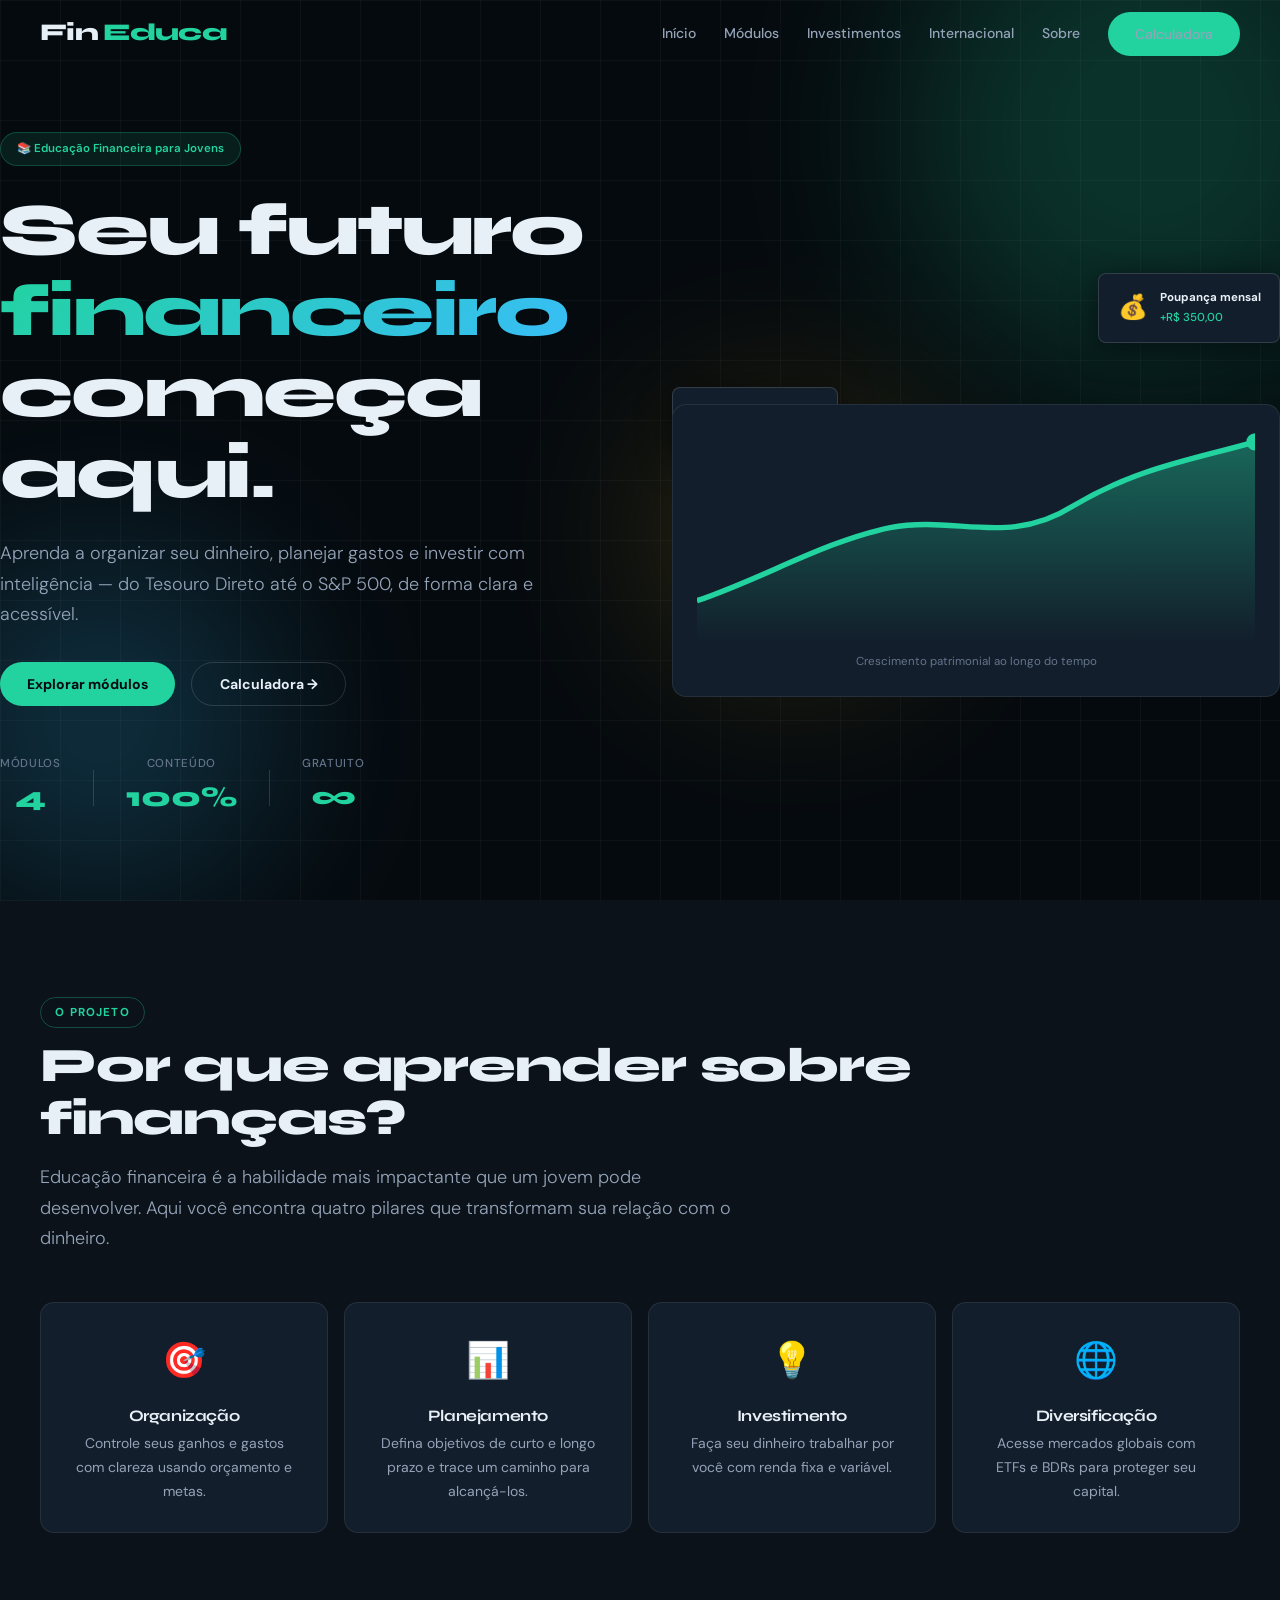
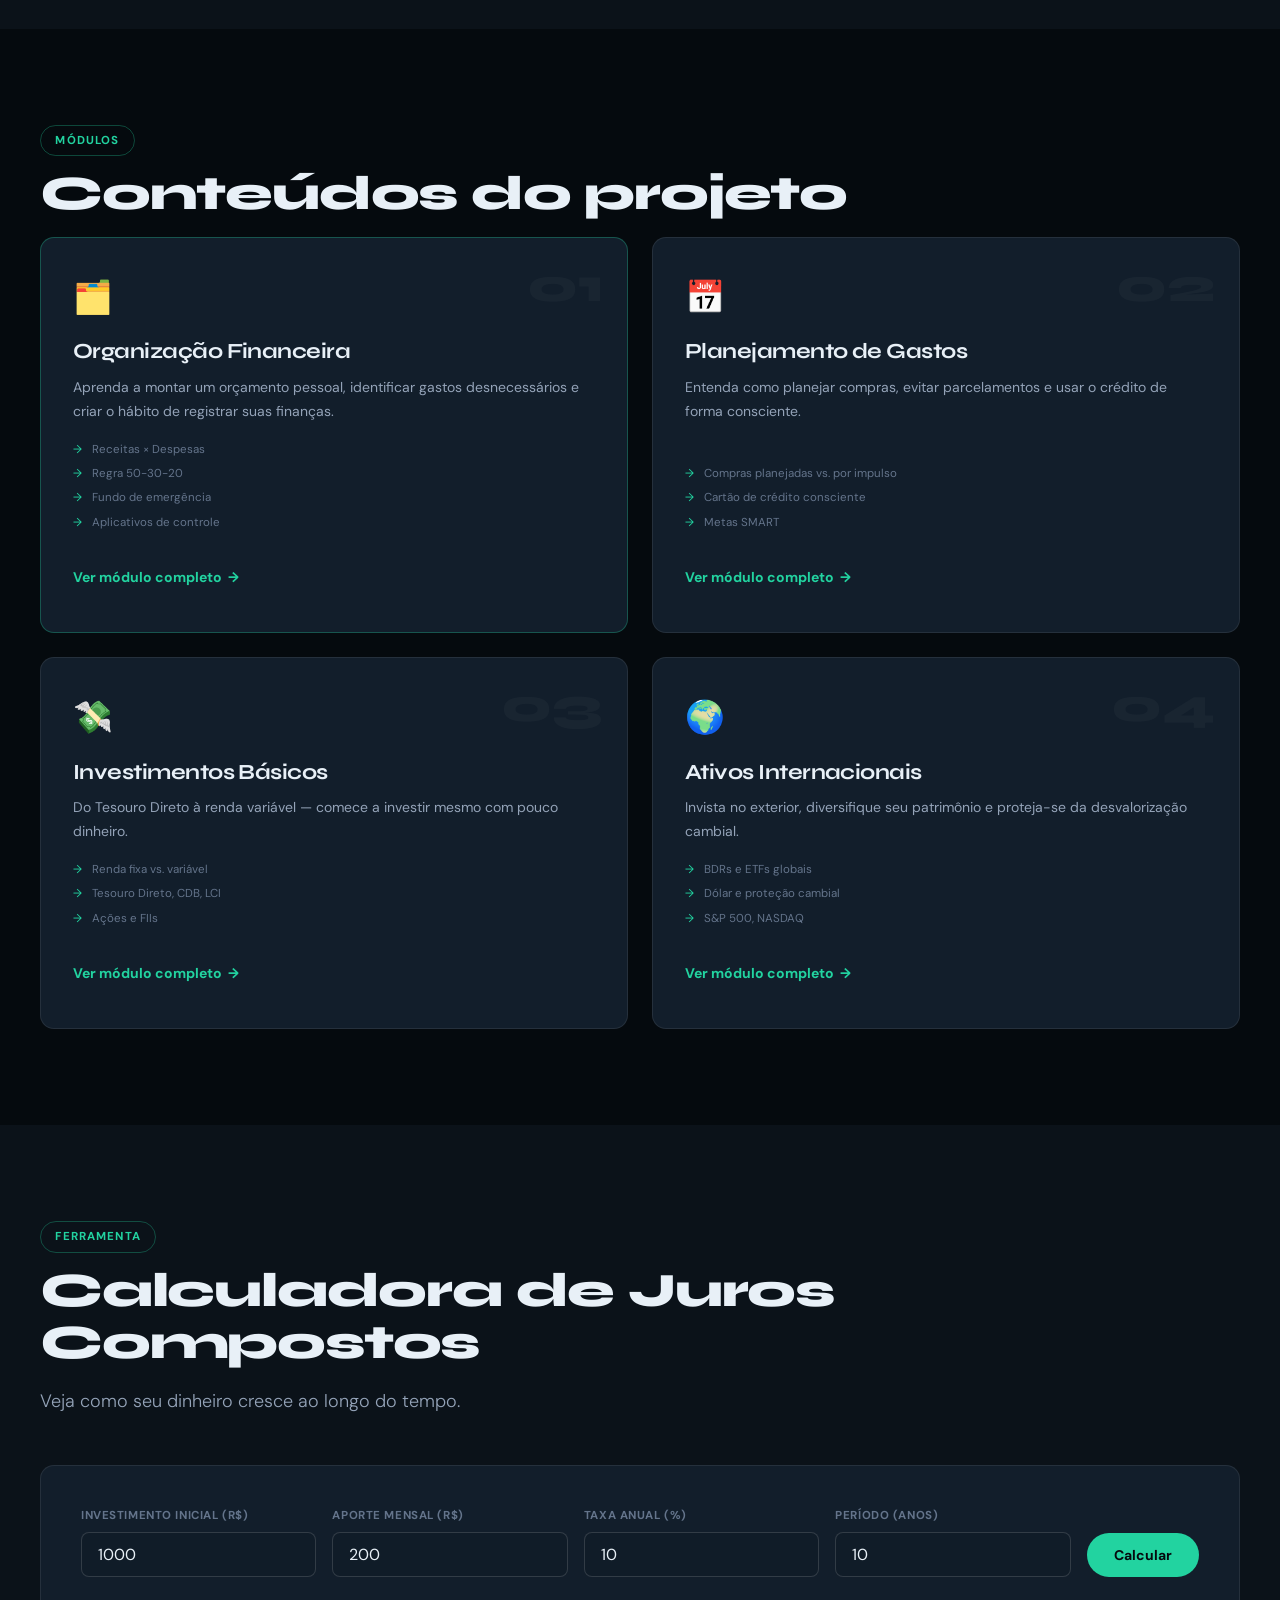
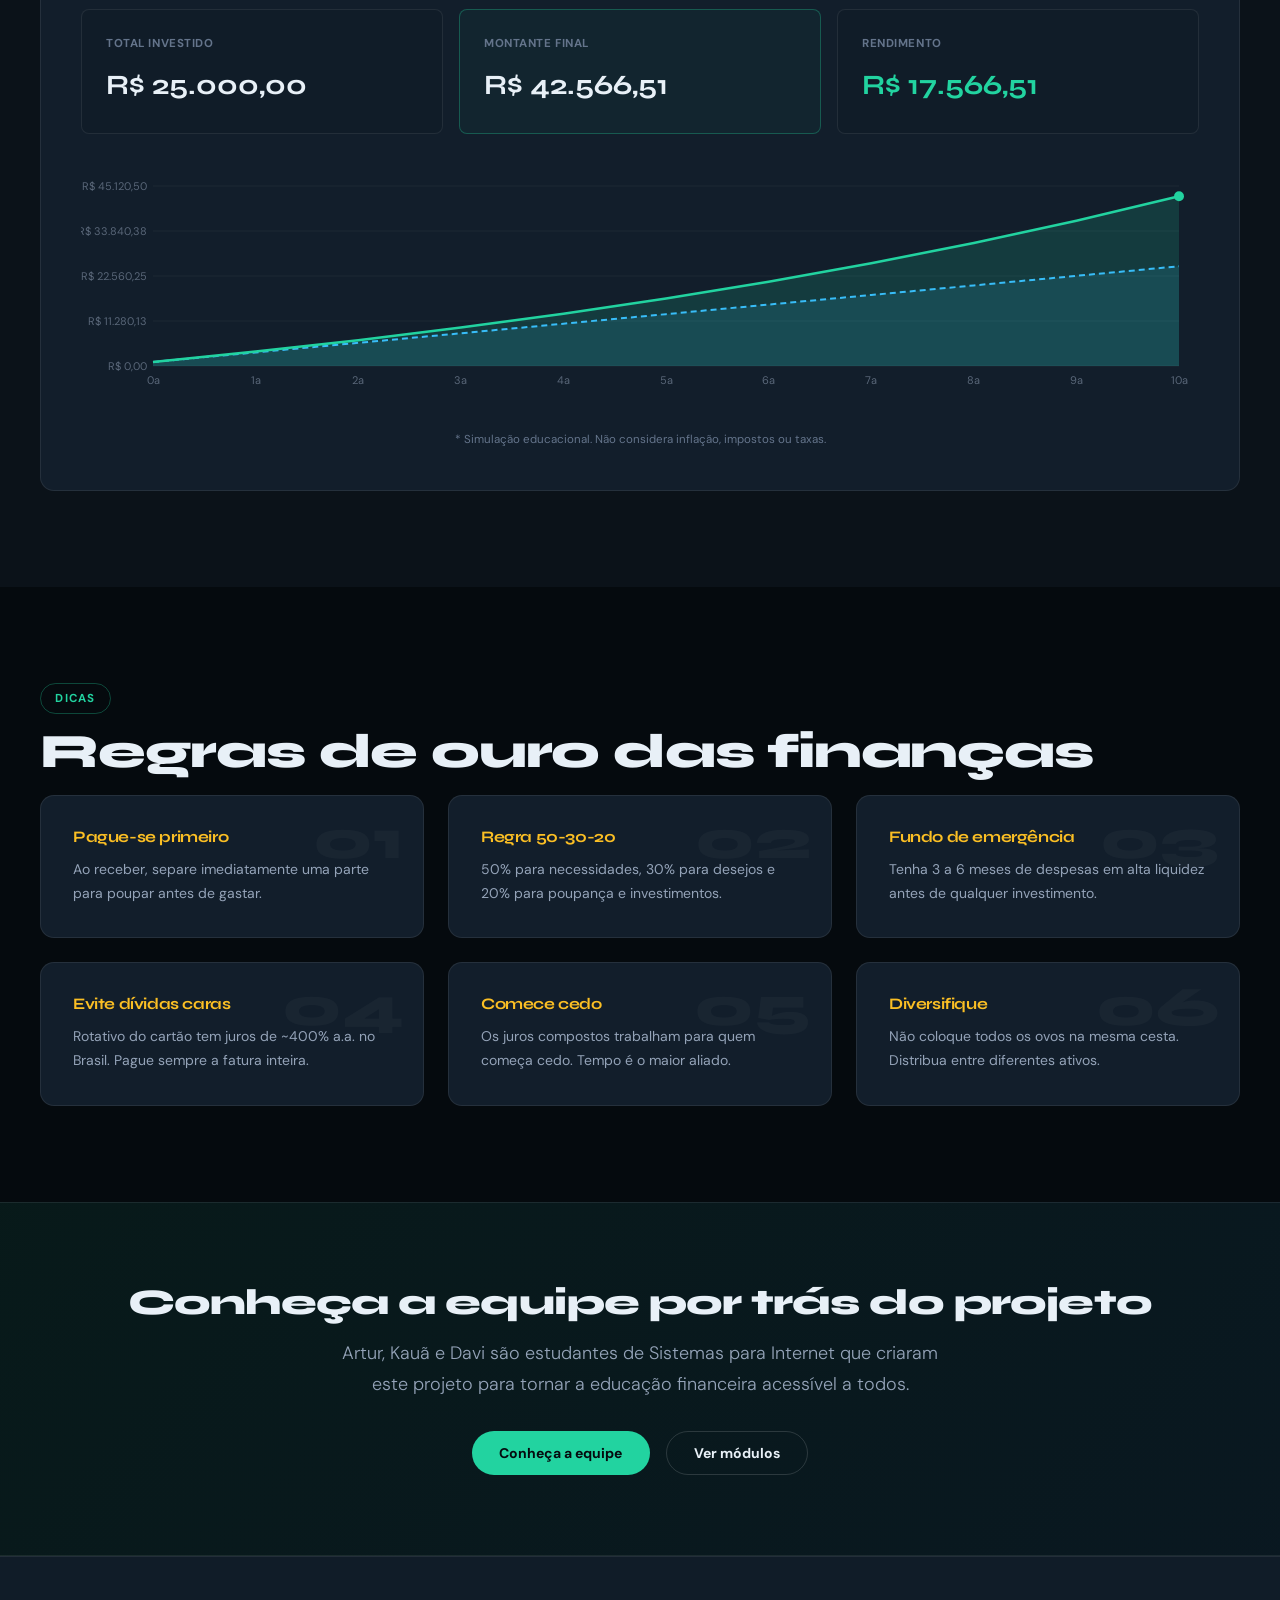
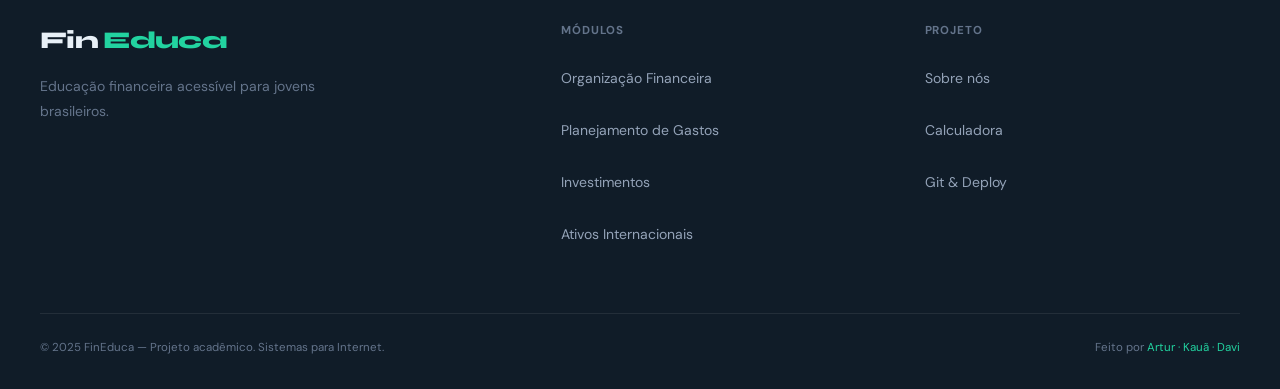
<file: index.html>
<!DOCTYPE html>
<html lang="pt-BR">
<head>
  <meta charset="UTF-8" />
  <meta name="viewport" content="width=device-width, initial-scale=1.0" />
  <meta name="description" content="FinEduca — Educação financeira moderna para jovens. Aprenda organização, investimentos e ativos internacionais." />
  <meta name="theme-color" content="#050a0e" />

  <!-- Open Graph -->
  <meta property="og:title"       content="FinEduca — Educação Financeira" />
  <meta property="og:description" content="Aprenda finanças pessoais e investimentos de forma clara e acessível." />
  <meta property="og:type"        content="website" />
  <meta property="og:image"       content="assets/images/og-cover.png" />

  <title>FinEduca — Educação Financeira & Ativos Internacionais</title>

  <!-- Favicon inline SVG -->
  <link rel="icon" type="image/svg+xml" href="assets/icons/favicon.svg" />

  <!-- CSS -->
  <link rel="stylesheet" href="css/base.css" />
  <link rel="stylesheet" href="css/home.css" />
</head>

<body>
  <!-- ── Skip link (WCAG 2.4.1) ── -->
  <a class="skip-link" href="#main-content">Pular para o conteúdo principal</a>

  <!-- ════════════════════════════
       NAVBAR
       ════════════════════════════ -->
  <header role="banner">
    <nav class="navbar" id="navbar" aria-label="Navegação principal">
      <div class="nav-inner">
        <a href="index.html" class="logo" aria-label="FinEduca — Página inicial">
          Fin<span>Educa</span>
        </a>

        <button class="hamburger" id="hamburger"
                aria-expanded="false"
                aria-controls="nav-links"
                aria-label="Abrir menu de navegação">
          <span></span><span></span><span></span>
        </button>

        <ul class="nav-links" id="nav-links" role="list">
          <li><a href="index.html"             aria-current="page">Início</a></li>
          <li><a href="pages/modulos.html">Módulos</a></li>
          <li><a href="pages/investimentos.html">Investimentos</a></li>
          <li><a href="pages/internacionais.html">Internacional</a></li>
          <li><a href="pages/sobre.html">Sobre</a></li>
          <li><a href="#calculadora" class="btn btn-primary nav-cta">Calculadora</a></li>
        </ul>
      </div>
    </nav>
  </header>

  <!-- ════════════════════════════
       CONTEÚDO PRINCIPAL
       ════════════════════════════ -->
  <main id="main-content">

    <!-- ── HERO ── -->
    <section class="hero" aria-labelledby="hero-title">
      <div class="hero-bg" aria-hidden="true">
        <div class="grid-overlay"></div>
        <div class="orb orb1"></div>
        <div class="orb orb2"></div>
        <div class="orb orb3"></div>
      </div>

      <div class="hero-content">
        <div class="hero-badge" aria-label="Categoria">📚 Educação Financeira para Jovens</div>

        <h1 class="hero-title" id="hero-title">
          Seu futuro<br>
          <span class="highlight">financeiro</span><br>
          começa aqui.
        </h1>

        <p class="hero-sub">
          Aprenda a organizar seu dinheiro, planejar gastos e investir com inteligência —
          do Tesouro Direto até o S&amp;P 500, de forma clara e acessível.
        </p>

        <div class="hero-ctas">
          <a href="pages/modulos.html" class="btn btn-primary">Explorar módulos</a>
          <a href="#calculadora"       class="btn btn-ghost">Calculadora →</a>
        </div>

        <dl class="hero-stats" aria-label="Estatísticas do projeto">
          <div class="hero-stat">
            <dt class="hero-stat-l">Módulos</dt>
            <dd class="hero-stat-n">4</dd>
          </div>
          <div class="stat-div" role="separator" aria-hidden="true"></div>
          <div class="hero-stat">
            <dt class="hero-stat-l">Conteúdo</dt>
            <dd class="hero-stat-n">100%</dd>
          </div>
          <div class="stat-div" role="separator" aria-hidden="true"></div>
          <div class="hero-stat">
            <dt class="hero-stat-l">Gratuito</dt>
            <dd class="hero-stat-n">∞</dd>
          </div>
        </dl>
      </div>

      <!-- Visual decorativo -->
      <div class="hero-visual" aria-hidden="true">
        <div class="card-float cf1">
          <span class="cf-icon">💰</span>
          <span><strong class="cf-name">Poupança mensal</strong><span class="cf-val">+R$ 350,00</span></span>
        </div>
        <div class="card-float cf2">
          <span class="cf-icon">📈</span>
          <span><strong class="cf-name">Tesouro Direto</strong><span class="cf-val">IPCA + 6,5% a.a.</span></span>
        </div>
        <div class="card-float cf3">
          <span class="cf-icon">🌍</span>
          <span><strong class="cf-name">S&amp;P 500 (ETF)</strong><span class="cf-val">USD 12.40 ▲ 1.2%</span></span>
        </div>
        <div class="chart-mock">
          <svg viewBox="0 0 260 100" fill="none" aria-hidden="true" focusable="false">
            <defs>
              <linearGradient id="gline" x1="0" y1="0" x2="0" y2="1">
                <stop offset="0%"   stop-color="#22d3a0" stop-opacity=".4"/>
                <stop offset="100%" stop-color="#22d3a0" stop-opacity="0"/>
              </linearGradient>
            </defs>
            <path d="M0 80 C30 70,60 52,90 46 C120 40,145 55,175 36 C205 18,232 14,260 6"
                  stroke="#22d3a0" stroke-width="2.5" fill="none"/>
            <path d="M0 80 C30 70,60 52,90 46 C120 40,145 55,175 36 C205 18,232 14,260 6 L260 100 L0 100Z"
                  fill="url(#gline)"/>
            <circle cx="260" cy="6" r="4" fill="#22d3a0"/>
          </svg>
          <p class="chart-label">Crescimento patrimonial ao longo do tempo</p>
        </div>
      </div>
    </section>

    <!-- ── POR QUE APRENDER? ── -->
    <section class="section sobre-quick" aria-labelledby="pilares-title">
      <div class="container">
        <div class="section-tag">O Projeto</div>
        <h2 class="section-title" id="pilares-title">Por que aprender sobre finanças?</h2>
        <p class="section-sub">
          Educação financeira é a habilidade mais impactante que um jovem pode desenvolver.
          Aqui você encontra quatro pilares que transformam sua relação com o dinheiro.
        </p>
        <ul class="pilares-grid" role="list">
          <li class="pilar-card reveal">
            <span class="pilar-icon" aria-hidden="true">🎯</span>
            <h3>Organização</h3>
            <p>Controle seus ganhos e gastos com clareza usando orçamento e metas.</p>
          </li>
          <li class="pilar-card reveal">
            <span class="pilar-icon" aria-hidden="true">📊</span>
            <h3>Planejamento</h3>
            <p>Defina objetivos de curto e longo prazo e trace um caminho para alcançá-los.</p>
          </li>
          <li class="pilar-card reveal">
            <span class="pilar-icon" aria-hidden="true">💡</span>
            <h3>Investimento</h3>
            <p>Faça seu dinheiro trabalhar por você com renda fixa e variável.</p>
          </li>
          <li class="pilar-card reveal">
            <span class="pilar-icon" aria-hidden="true">🌐</span>
            <h3>Diversificação</h3>
            <p>Acesse mercados globais com ETFs e BDRs para proteger seu capital.</p>
          </li>
        </ul>
      </div>
    </section>

    <!-- ── MÓDULOS ── -->
    <section class="section modulos" aria-labelledby="modulos-title">
      <div class="container">
        <div class="section-tag">Módulos</div>
        <h2 class="section-title" id="modulos-title">Conteúdos do projeto</h2>
        <ul class="modulos-grid" role="list">

          <li class="modulo-card modulo-card--featured reveal">
            <span class="modulo-num" aria-hidden="true">01</span>
            <span class="modulo-icon" aria-hidden="true">🗂️</span>
            <h3>Organização Financeira</h3>
            <p>Aprenda a montar um orçamento pessoal, identificar gastos desnecessários e criar o hábito de registrar suas finanças.</p>
            <ul class="modulo-topics" aria-label="Tópicos do módulo">
              <li>Receitas × Despesas</li>
              <li>Regra 50-30-20</li>
              <li>Fundo de emergência</li>
              <li>Aplicativos de controle</li>
            </ul>
            <a href="pages/modulos.html#org" class="modulo-link">Ver módulo completo <span aria-hidden="true">→</span></a>
          </li>

          <li class="modulo-card reveal">
            <span class="modulo-num" aria-hidden="true">02</span>
            <span class="modulo-icon" aria-hidden="true">📅</span>
            <h3>Planejamento de Gastos</h3>
            <p>Entenda como planejar compras, evitar parcelamentos e usar o crédito de forma consciente.</p>
            <ul class="modulo-topics" aria-label="Tópicos do módulo">
              <li>Compras planejadas vs. por impulso</li>
              <li>Cartão de crédito consciente</li>
              <li>Metas SMART</li>
            </ul>
            <a href="pages/modulos.html#plan" class="modulo-link">Ver módulo completo <span aria-hidden="true">→</span></a>
          </li>

          <li class="modulo-card reveal">
            <span class="modulo-num" aria-hidden="true">03</span>
            <span class="modulo-icon" aria-hidden="true">💸</span>
            <h3>Investimentos Básicos</h3>
            <p>Do Tesouro Direto à renda variável — comece a investir mesmo com pouco dinheiro.</p>
            <ul class="modulo-topics" aria-label="Tópicos do módulo">
              <li>Renda fixa vs. variável</li>
              <li>Tesouro Direto, CDB, LCI</li>
              <li>Ações e FIIs</li>
            </ul>
            <a href="pages/investimentos.html" class="modulo-link">Ver módulo completo <span aria-hidden="true">→</span></a>
          </li>

          <li class="modulo-card reveal">
            <span class="modulo-num" aria-hidden="true">04</span>
            <span class="modulo-icon" aria-hidden="true">🌍</span>
            <h3>Ativos Internacionais</h3>
            <p>Invista no exterior, diversifique seu patrimônio e proteja-se da desvalorização cambial.</p>
            <ul class="modulo-topics" aria-label="Tópicos do módulo">
              <li>BDRs e ETFs globais</li>
              <li>Dólar e proteção cambial</li>
              <li>S&amp;P 500, NASDAQ</li>
            </ul>
            <a href="pages/internacionais.html" class="modulo-link">Ver módulo completo <span aria-hidden="true">→</span></a>
          </li>

        </ul>
      </div>
    </section>

    <!-- ── CALCULADORA ── -->
    <section class="section calc-home" id="calculadora" aria-labelledby="calc-title">
      <div class="container">
        <div class="section-tag">Ferramenta</div>
        <h2 class="section-title" id="calc-title">Calculadora de Juros Compostos</h2>
        <p class="section-sub">Veja como seu dinheiro cresce ao longo do tempo.</p>

        <div class="calc-box">
          <div class="calc-fields">
            <div class="calc-field">
              <label for="c-inicial">Investimento inicial (R$)</label>
              <input type="number" id="c-inicial" value="1000" min="0" aria-describedby="calc-help" />
            </div>
            <div class="calc-field">
              <label for="c-mensal">Aporte mensal (R$)</label>
              <input type="number" id="c-mensal" value="200" min="0" />
            </div>
            <div class="calc-field">
              <label for="c-taxa">Taxa anual (%)</label>
              <input type="number" id="c-taxa" value="10" step="0.1" min="0" max="100" />
            </div>
            <div class="calc-field">
              <label for="c-anos">Período (anos)</label>
              <input type="number" id="c-anos" value="10" min="1" max="50" />
            </div>
            <button class="btn btn-primary" id="btn-calc" aria-label="Calcular juros compostos">Calcular</button>
          </div>

          <p id="calc-help" class="sr-only">Preencha os campos e clique em Calcular para ver a projeção.</p>

          <div class="calc-results" role="region" aria-live="polite" aria-label="Resultado do cálculo">
            <div class="calc-result-card">
              <span class="result-label">Total investido</span>
              <output class="result-value" id="res-investido" for="c-inicial c-mensal c-anos">R$ 25.000,00</output>
            </div>
            <div class="calc-result-card calc-result-card--dest">
              <span class="result-label">Montante final</span>
              <output class="result-value" id="res-final" for="c-inicial c-mensal c-taxa c-anos">R$ 44.650,23</output>
            </div>
            <div class="calc-result-card">
              <span class="result-label">Rendimento</span>
              <output class="result-value result-value--green" id="res-rendimento">R$ 19.650,23</output>
            </div>
          </div>

          <div class="calc-canvas-wrap">
            <canvas id="calcChart" width="600" height="240"
                    role="img" aria-label="Gráfico de crescimento do investimento ao longo dos anos"></canvas>
          </div>
          <p class="calc-disclaimer" role="note">* Simulação educacional. Não considera inflação, impostos ou taxas.</p>
        </div>
      </div>
    </section>

    <!-- ── DICAS ── -->
    <section class="section dicas-section" aria-labelledby="dicas-title">
      <div class="container">
        <div class="section-tag">Dicas</div>
        <h2 class="section-title" id="dicas-title">Regras de ouro das finanças</h2>
        <ul class="dicas-grid" role="list">
          <li class="dica-card reveal"><span class="dica-n" aria-hidden="true">01</span>
            <h3>Pague-se primeiro</h3>
            <p>Ao receber, separe imediatamente uma parte para poupar antes de gastar.</p>
          </li>
          <li class="dica-card reveal"><span class="dica-n" aria-hidden="true">02</span>
            <h3>Regra 50-30-20</h3>
            <p>50% para necessidades, 30% para desejos e 20% para poupança e investimentos.</p>
          </li>
          <li class="dica-card reveal"><span class="dica-n" aria-hidden="true">03</span>
            <h3>Fundo de emergência</h3>
            <p>Tenha 3 a 6 meses de despesas em alta liquidez antes de qualquer investimento.</p>
          </li>
          <li class="dica-card reveal"><span class="dica-n" aria-hidden="true">04</span>
            <h3>Evite dívidas caras</h3>
            <p>Rotativo do cartão tem juros de ~400% a.a. no Brasil. Pague sempre a fatura inteira.</p>
          </li>
          <li class="dica-card reveal"><span class="dica-n" aria-hidden="true">05</span>
            <h3>Comece cedo</h3>
            <p>Os juros compostos trabalham para quem começa cedo. Tempo é o maior aliado.</p>
          </li>
          <li class="dica-card reveal"><span class="dica-n" aria-hidden="true">06</span>
            <h3>Diversifique</h3>
            <p>Não coloque todos os ovos na mesma cesta. Distribua entre diferentes ativos.</p>
          </li>
        </ul>
      </div>
    </section>

    <!-- ── CTA SOBRE ── -->
    <section class="cta-sobre" aria-labelledby="cta-title">
      <div class="container">
        <h2 id="cta-title">Conheça a equipe por trás do projeto</h2>
        <p>Artur, Kauã e Davi são estudantes de Sistemas para Internet que criaram este projeto para tornar a educação financeira acessível a todos.</p>
        <div class="cta-btns">
          <a href="pages/sobre.html"     class="btn btn-primary">Conheça a equipe</a>
          <a href="pages/modulos.html"   class="btn btn-ghost">Ver módulos</a>
        </div>
      </div>
    </section>

  </main>

  <!-- ════════════════════════════
       FOOTER
       ════════════════════════════ -->
  <footer class="site-footer" role="contentinfo">
    <div class="container">
      <div class="footer-grid">
        <div class="footer-brand">
          <a href="index.html" class="logo" aria-label="FinEduca — Página inicial">Fin<span>Educa</span></a>
          <p>Educação financeira acessível para jovens brasileiros.</p>
        </div>
        <nav class="footer-col" aria-label="Links de módulos">
          <strong>Módulos</strong>
          <a href="pages/modulos.html">Organização Financeira</a>
          <a href="pages/modulos.html#plan">Planejamento de Gastos</a>
          <a href="pages/investimentos.html">Investimentos</a>
          <a href="pages/internacionais.html">Ativos Internacionais</a>
        </nav>
        <nav class="footer-col" aria-label="Links úteis">
          <strong>Projeto</strong>
          <a href="pages/sobre.html">Sobre nós</a>
          <a href="#calculadora">Calculadora</a>
          <a href="pages/sobre.html#git">Git &amp; Deploy</a>
        </nav>
      </div>
      <div class="footer-bottom">
        <p>© 2025 FinEduca — Projeto acadêmico. Sistemas para Internet.</p>
        <p>Feito por <a href="pages/sobre.html">Artur · Kauã · Davi</a></p>
      </div>
    </div>
  </footer>

  <script src="js/main.js"></script>
  <script src="js/calculadora.js"></script>
</body>
</html>
</file>
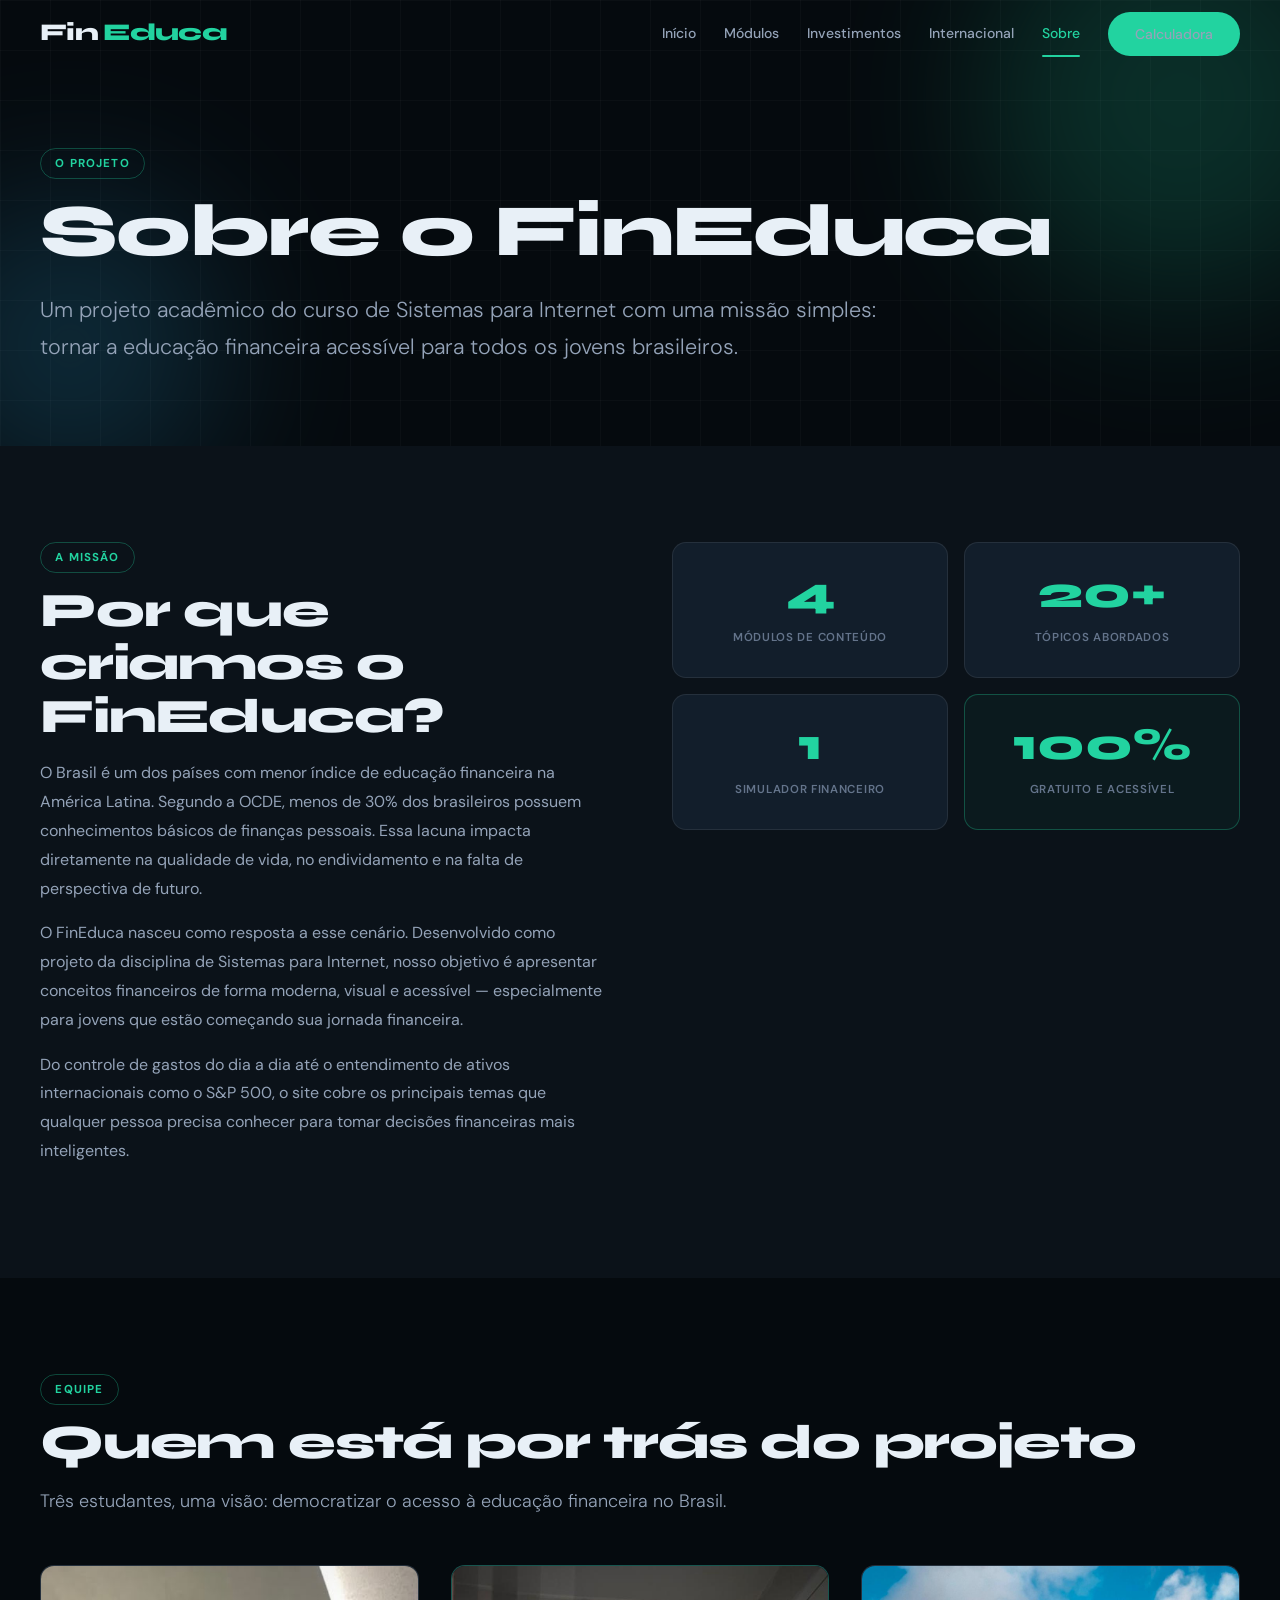
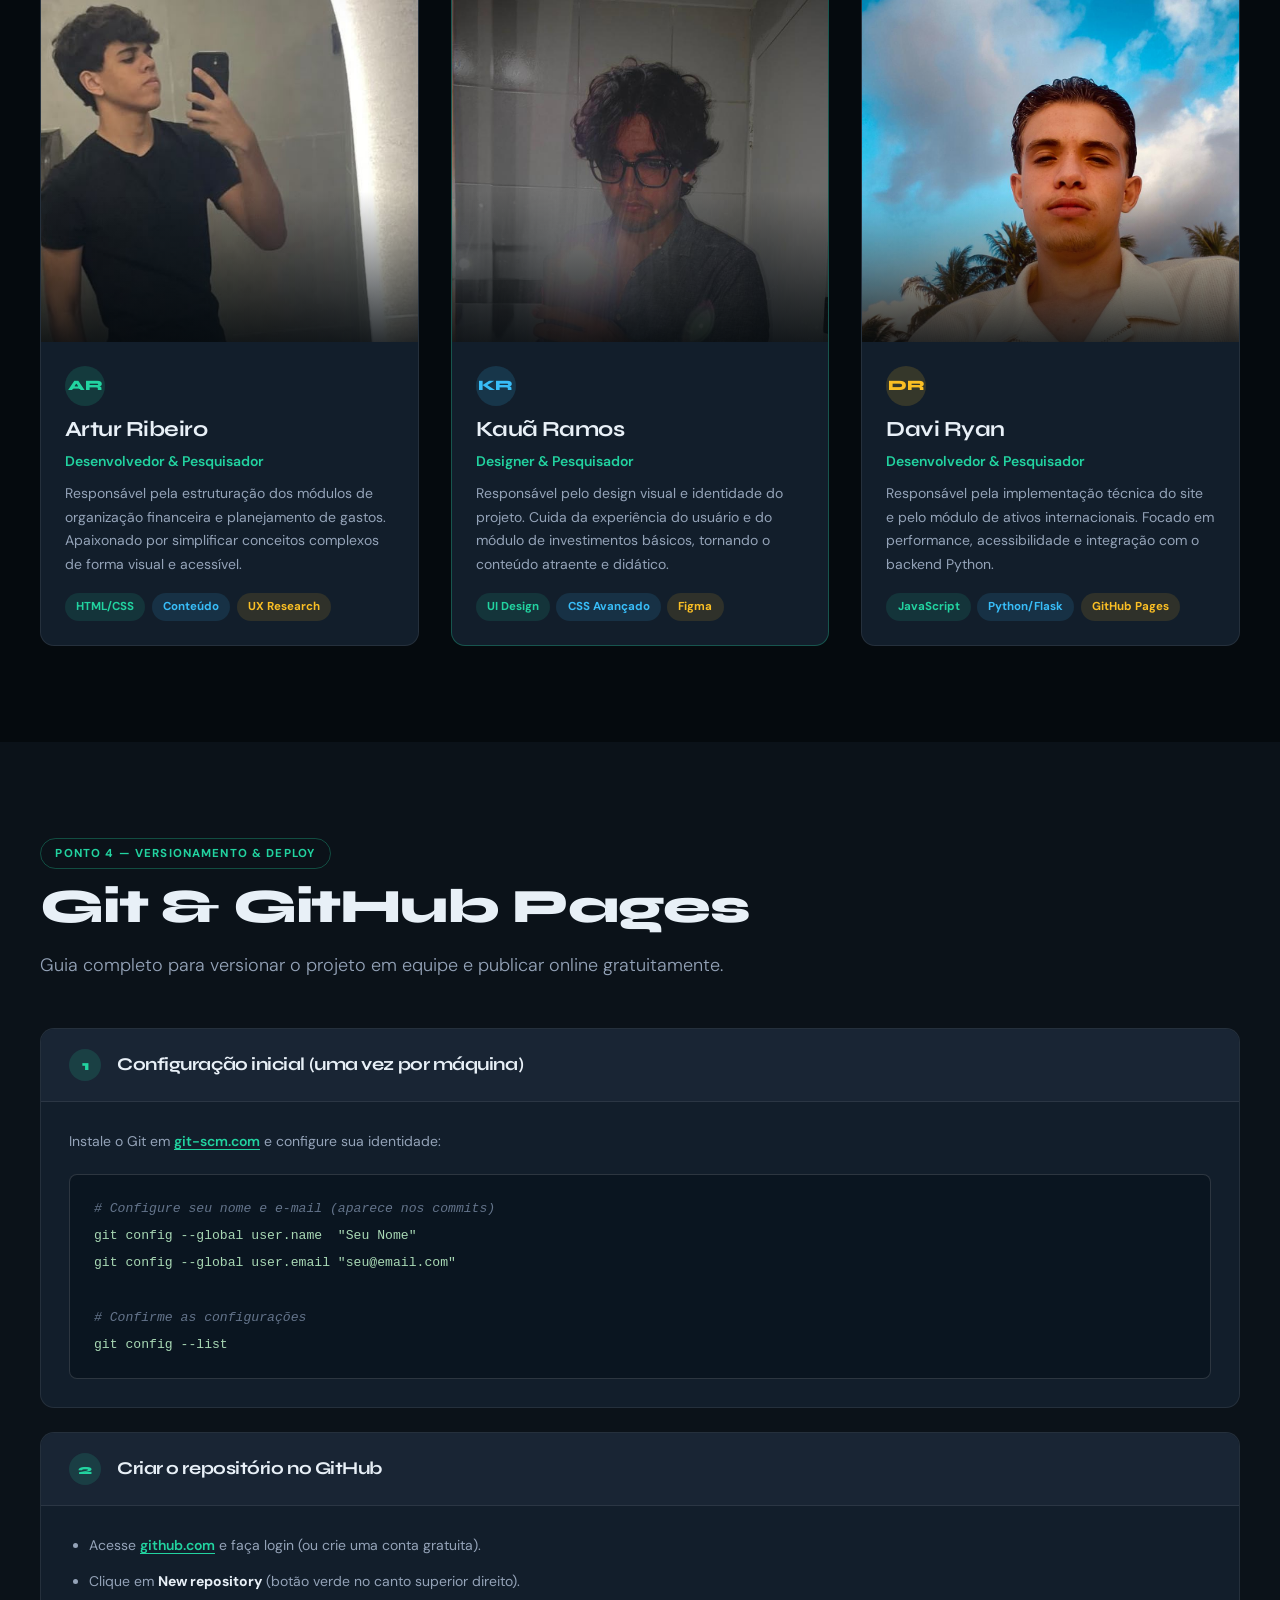
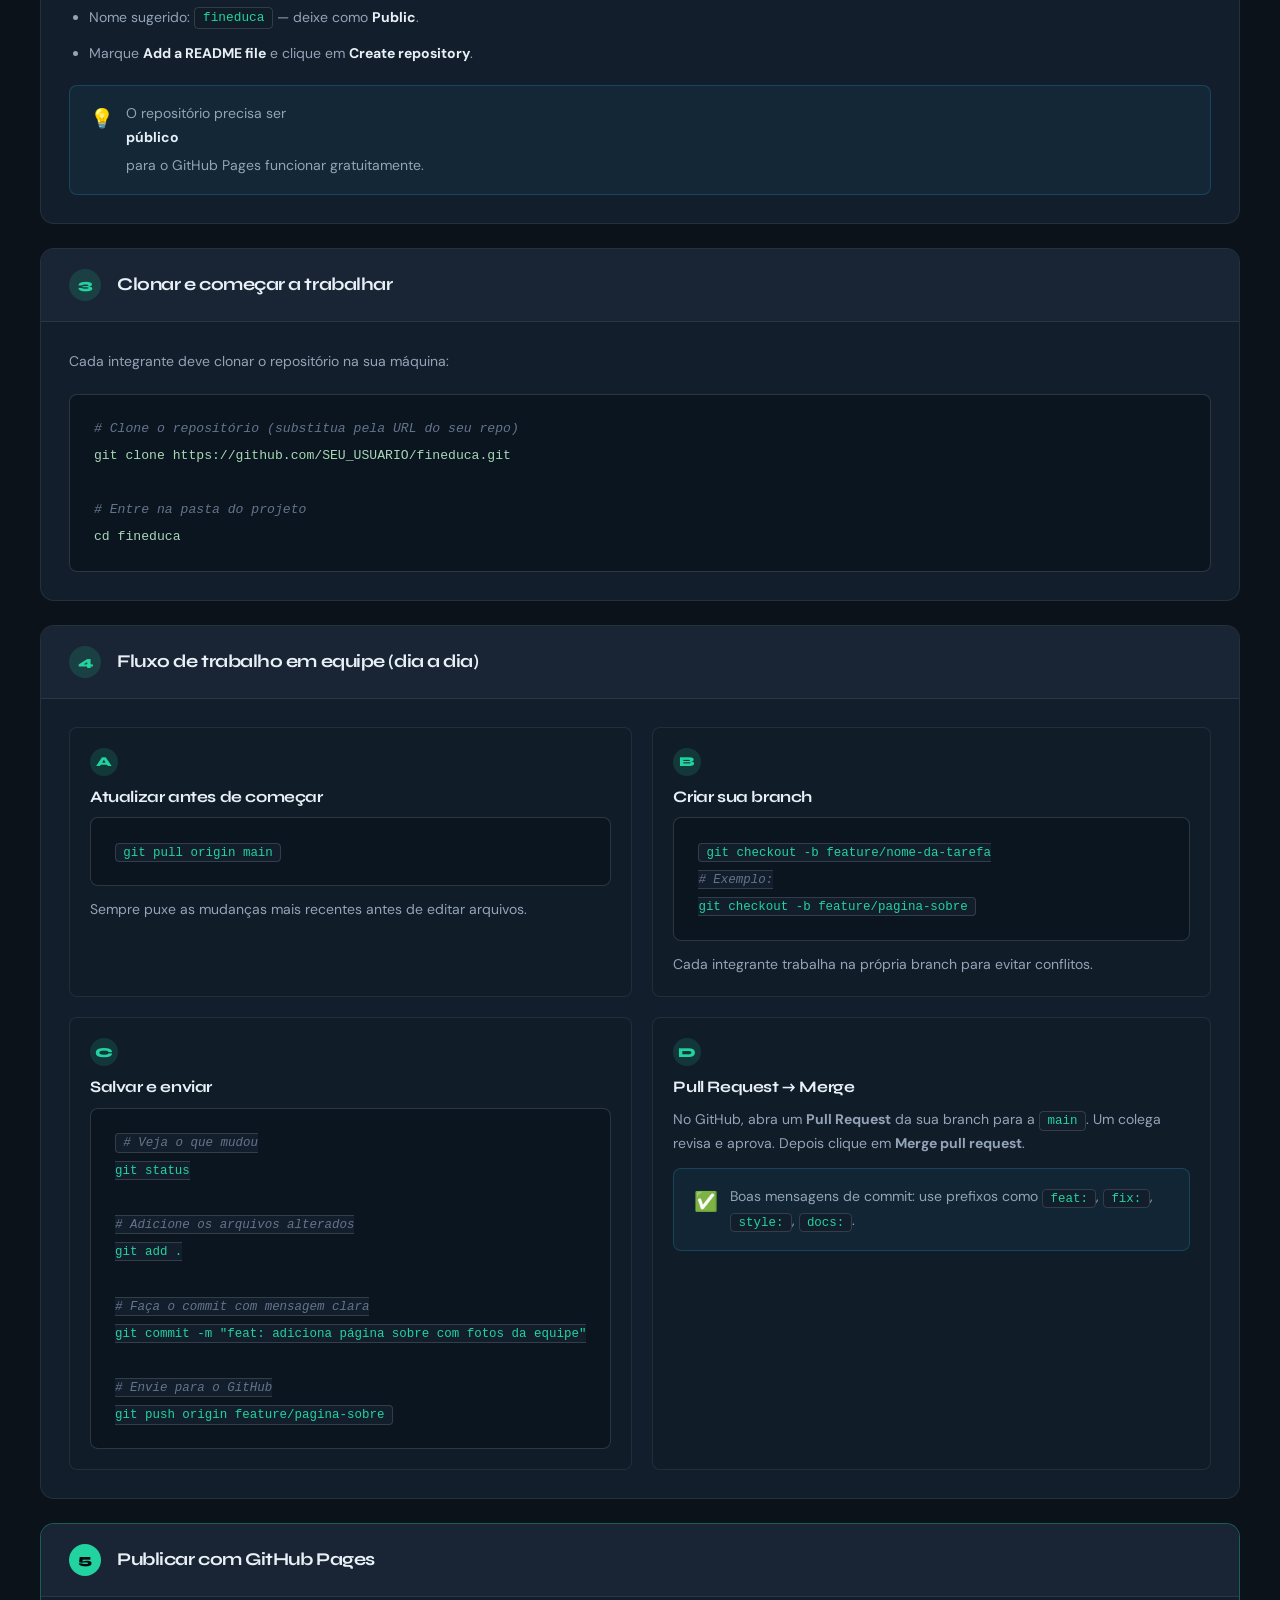
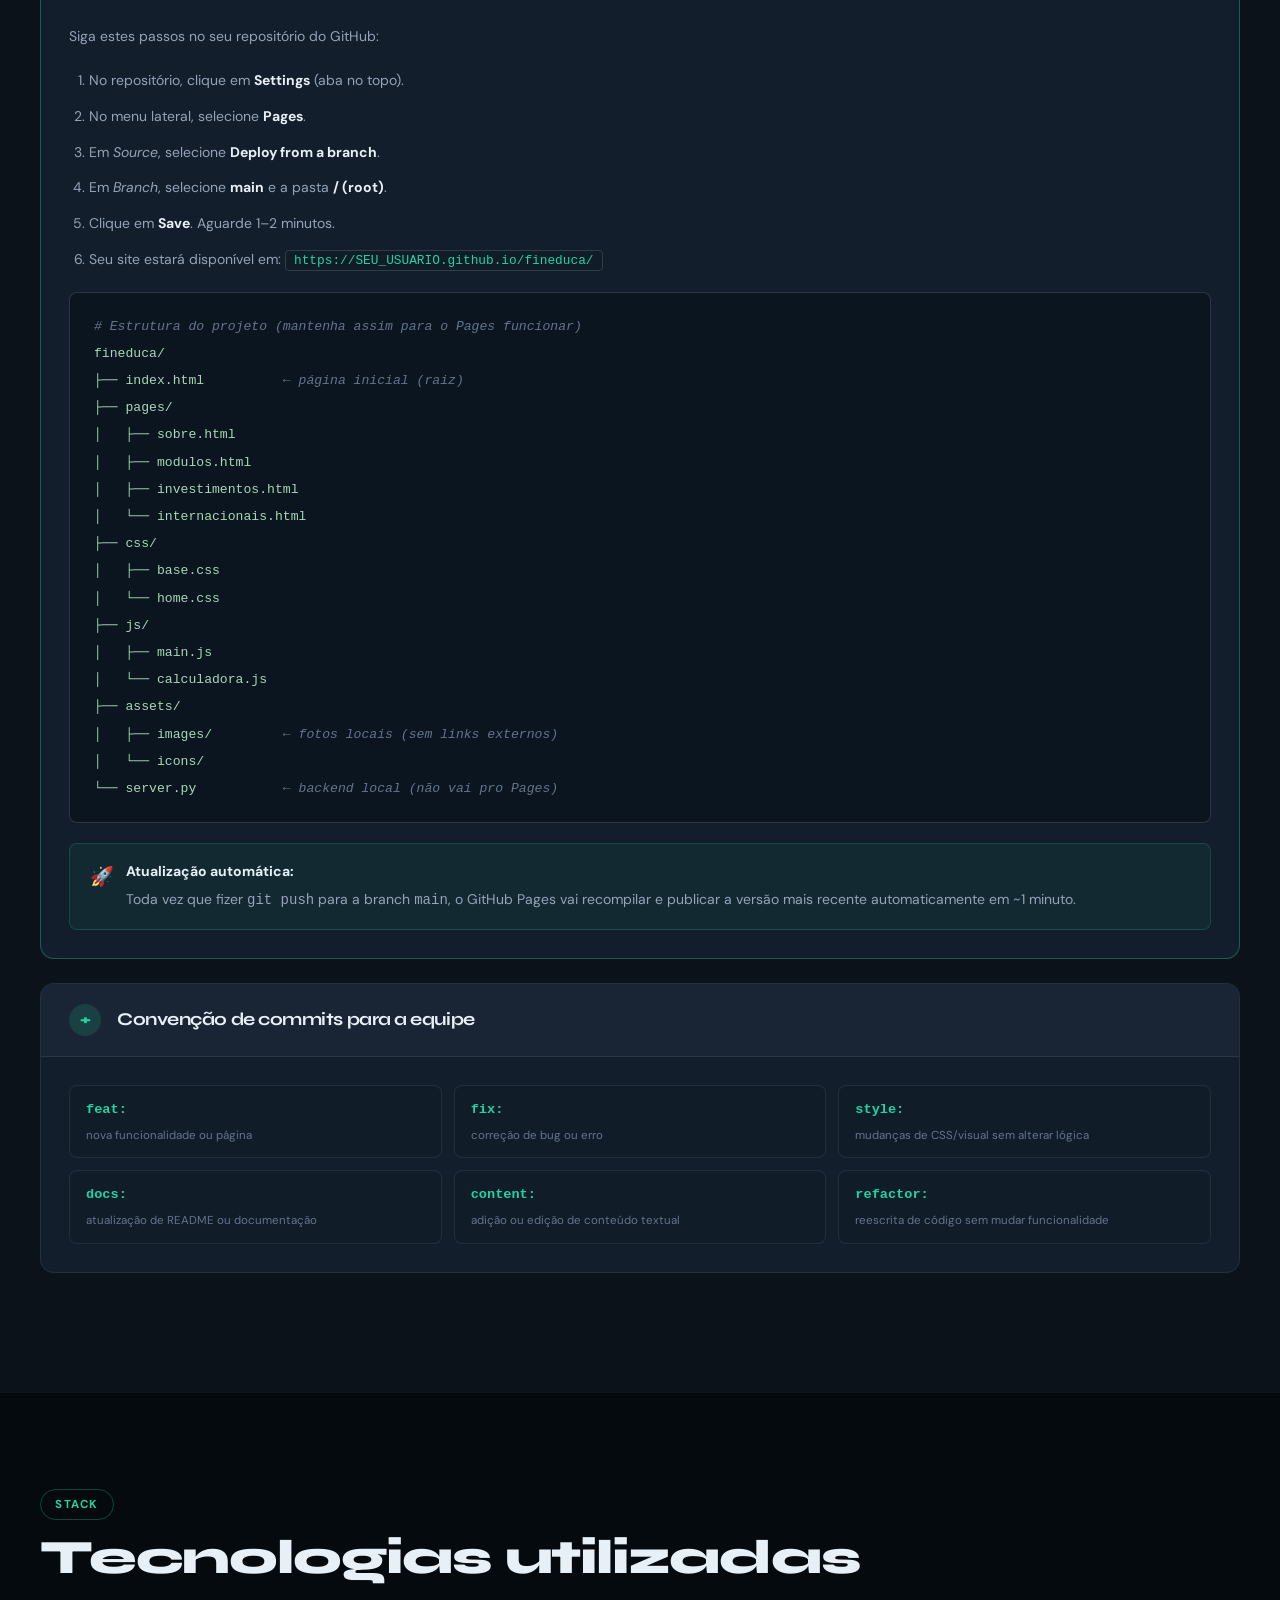
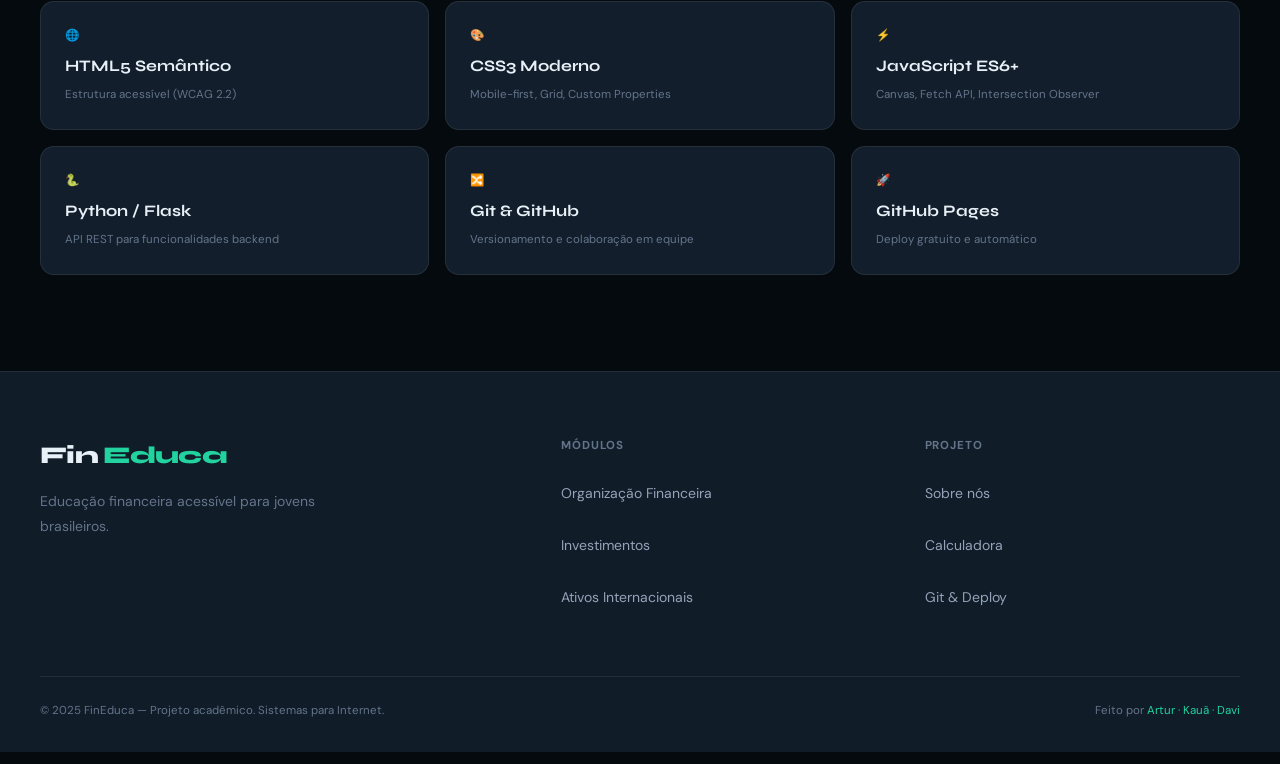
<file: sobre.html>
<!DOCTYPE html>
<html lang="pt-BR">
<head>
  <meta charset="UTF-8"/>
  <meta name="viewport" content="width=device-width, initial-scale=1.0"/>
  <meta name="description" content="Conheça a equipe FinEduca: Artur Ribeiro, Kauã Ramos e Davi Ryan — estudantes de Sistemas para Internet."/>
  <meta name="theme-color" content="#050a0e"/>
  <title>Sobre — FinEduca</title>
  <link rel="icon" type="image/svg+xml" href="../assets/icons/favicon.svg"/>
  <link rel="stylesheet" href="../css/base.css"/>
  <link rel="stylesheet" href="../css/sobre.css"/>
</head>
<body>
  <a class="skip-link" href="#main-content">Pular para o conteúdo principal</a>

  <header role="banner">
    <nav class="navbar" id="navbar" aria-label="Navegação principal">
      <div class="nav-inner">
        <a href="../index.html" class="logo" aria-label="FinEduca — Página inicial">Fin<span>Educa</span></a>
        <button class="hamburger" id="hamburger" aria-expanded="false" aria-controls="nav-links" aria-label="Abrir menu">
          <span></span><span></span><span></span>
        </button>
        <ul class="nav-links" id="nav-links" role="list">
          <li><a href="../index.html">Início</a></li>
          <li><a href="modulos.html">Módulos</a></li>
          <li><a href="investimentos.html">Investimentos</a></li>
          <li><a href="internacionais.html">Internacional</a></li>
          <li><a href="sobre.html" aria-current="page">Sobre</a></li>
          <li><a href="../index.html#calculadora" class="btn btn-primary nav-cta">Calculadora</a></li>
        </ul>
      </div>
    </nav>
  </header>

  <main id="main-content">

    <!-- ── PAGE HERO ── -->
    <section class="page-hero" aria-labelledby="page-title">
      <div class="page-hero-bg" aria-hidden="true">
        <div class="grid-overlay-sm"></div>
        <div class="orb-sm orb-a"></div>
        <div class="orb-sm orb-b"></div>
      </div>
      <div class="container page-hero-inner">
        <div class="section-tag">O Projeto</div>
        <h1 class="page-title" id="page-title">Sobre o FinEduca</h1>
        <p class="page-sub">
          Um projeto acadêmico do curso de Sistemas para Internet com uma missão simples:
          tornar a educação financeira acessível para todos os jovens brasileiros.
        </p>
      </div>
    </section>

    <!-- ── O PROJETO ── -->
    <section class="section projeto-sec" aria-labelledby="projeto-title">
      <div class="container">
        <div class="projeto-grid">
          <div class="projeto-texto">
            <div class="section-tag">A Missão</div>
            <h2 class="section-title" id="projeto-title">Por que criamos o FinEduca?</h2>
            <p>
              O Brasil é um dos países com menor índice de educação financeira na América Latina.
              Segundo a OCDE, menos de 30% dos brasileiros possuem conhecimentos básicos de finanças pessoais.
              Essa lacuna impacta diretamente na qualidade de vida, no endividamento e na falta de perspectiva de futuro.
            </p>
            <p>
              O FinEduca nasceu como resposta a esse cenário. Desenvolvido como projeto da disciplina de
              Sistemas para Internet, nosso objetivo é apresentar conceitos financeiros de forma moderna,
              visual e acessível — especialmente para jovens que estão começando sua jornada financeira.
            </p>
            <p>
              Do controle de gastos do dia a dia até o entendimento de ativos internacionais como o S&amp;P 500,
              o site cobre os principais temas que qualquer pessoa precisa conhecer para tomar decisões
              financeiras mais inteligentes.
            </p>
          </div>
          <div class="projeto-stats" aria-label="Números do projeto">
            <div class="pstat-card">
              <span class="pstat-n" aria-label="Quatro módulos de conteúdo">4</span>
              <span class="pstat-l">Módulos de conteúdo</span>
            </div>
            <div class="pstat-card">
              <span class="pstat-n" aria-label="Mais de vinte tópicos abordados">20+</span>
              <span class="pstat-l">Tópicos abordados</span>
            </div>
            <div class="pstat-card">
              <span class="pstat-n" aria-label="Um simulador financeiro interativo">1</span>
              <span class="pstat-l">Simulador financeiro</span>
            </div>
            <div class="pstat-card pstat-card--dest">
              <span class="pstat-n" aria-label="Cem por cento gratuito">100%</span>
              <span class="pstat-l">Gratuito e acessível</span>
            </div>
          </div>
        </div>
      </div>
    </section>

    <!-- ── EQUIPE ── -->
    <section class="section equipe-sec" aria-labelledby="equipe-title">
      <div class="container">
        <div class="section-tag">Equipe</div>
        <h2 class="section-title" id="equipe-title">Quem está por trás do projeto</h2>
        <p class="section-sub">
          Três estudantes, uma visão: democratizar o acesso à educação financeira no Brasil.
        </p>

        <ul class="equipe-grid" role="list">

          <!-- ARTUR -->
          <li class="membro-card reveal">
            <div class="membro-foto-wrap">
              <img
                src="../assets/images/artur.jpg"
                alt="Foto de Artur Ribeiro, estudante de Sistemas para Internet"
                class="membro-foto"
                width="280"
                height="280"
                loading="lazy"
                decoding="async"
              />
              <div class="membro-foto-ring" aria-hidden="true"></div>
            </div>
            <div class="membro-info">
              <div class="membro-initials av1" aria-hidden="true">AR</div>
              <h3 class="membro-nome">Artur Ribeiro</h3>
              <p class="membro-role">Desenvolvedor &amp; Pesquisador</p>
              <p class="membro-desc">
                Responsável pela estruturação dos módulos de organização financeira e planejamento de gastos.
                Apaixonado por simplificar conceitos complexos de forma visual e acessível.
              </p>
              <ul class="membro-tags" aria-label="Áreas de contribuição de Artur">
                <li class="badge badge-green">HTML/CSS</li>
                <li class="badge badge-blue">Conteúdo</li>
                <li class="badge badge-amber">UX Research</li>
              </ul>
            </div>
          </li>

          <!-- KAUÃ -->
          <li class="membro-card membro-card--dest reveal">
            <div class="membro-foto-wrap">
              <img
                src="../assets/images/kaua.jpg"
                alt="Foto de Kauã Ramos, estudante de Sistemas para Internet"
                class="membro-foto"
                width="280"
                height="280"
                loading="lazy"
                decoding="async"
              />
              <div class="membro-foto-ring" aria-hidden="true"></div>
            </div>
            <div class="membro-info">
              <div class="membro-initials av2" aria-hidden="true">KR</div>
              <h3 class="membro-nome">Kauã Ramos</h3>
              <p class="membro-role">Designer &amp; Pesquisador</p>
              <p class="membro-desc">
                Responsável pelo design visual e identidade do projeto. Cuida da experiência do usuário
                e do módulo de investimentos básicos, tornando o conteúdo atraente e didático.
              </p>
              <ul class="membro-tags" aria-label="Áreas de contribuição de Kauã">
                <li class="badge badge-green">UI Design</li>
                <li class="badge badge-blue">CSS Avançado</li>
                <li class="badge badge-amber">Figma</li>
              </ul>
            </div>
          </li>

          <!-- DAVI -->
          <li class="membro-card reveal">
            <div class="membro-foto-wrap">
              <img
                src="../assets/images/davi.jpg"
                alt="Foto de Davi Ryan, estudante de Sistemas para Internet"
                class="membro-foto"
                width="280"
                height="280"
                loading="lazy"
                decoding="async"
              />
              <div class="membro-foto-ring" aria-hidden="true"></div>
            </div>
            <div class="membro-info">
              <div class="membro-initials av3" aria-hidden="true">DR</div>
              <h3 class="membro-nome">Davi Ryan</h3>
              <p class="membro-role">Desenvolvedor &amp; Pesquisador</p>
              <p class="membro-desc">
                Responsável pela implementação técnica do site e pelo módulo de ativos internacionais.
                Focado em performance, acessibilidade e integração com o backend Python.
              </p>
              <ul class="membro-tags" aria-label="Áreas de contribuição de Davi">
                <li class="badge badge-green">JavaScript</li>
                <li class="badge badge-blue">Python/Flask</li>
                <li class="badge badge-amber">GitHub Pages</li>
              </ul>
            </div>
          </li>

        </ul>
      </div>
    </section>

    <!-- ── GIT & DEPLOY ── -->
    <section class="section git-sec" id="git" aria-labelledby="git-title">
      <div class="container">
        <div class="section-tag">Ponto 4 — Versionamento &amp; Deploy</div>
        <h2 class="section-title" id="git-title">Git &amp; GitHub Pages</h2>
        <p class="section-sub">
          Guia completo para versionar o projeto em equipe e publicar online gratuitamente.
        </p>

        <!-- PARTE 1: CONFIGURAÇÃO INICIAL -->
        <div class="git-bloco">
          <h3 class="git-bloco-titulo">
            <span class="git-step-n" aria-hidden="true">1</span>
            Configuração inicial (uma vez por máquina)
          </h3>
          <div class="git-conteudo">
            <p>Instale o Git em <a href="https://git-scm.com" target="_blank" rel="noopener noreferrer" class="git-link">git-scm.com</a> e configure sua identidade:</p>
            <div class="code-block" role="region" aria-label="Comandos de configuração do Git">
              <pre><code><span class="c-comment"># Configure seu nome e e-mail (aparece nos commits)</span>
git config --global user.name  "Seu Nome"
git config --global user.email "seu@email.com"

<span class="c-comment"># Confirme as configurações</span>
git config --list</code></pre>
            </div>
          </div>
        </div>

        <!-- PARTE 2: CRIAR REPOSITÓRIO -->
        <div class="git-bloco">
          <h3 class="git-bloco-titulo">
            <span class="git-step-n" aria-hidden="true">2</span>
            Criar o repositório no GitHub
          </h3>
          <div class="git-conteudo">
            <ol class="git-steps-list" role="list">
              <li>Acesse <a href="https://github.com" target="_blank" rel="noopener noreferrer" class="git-link">github.com</a> e faça login (ou crie uma conta gratuita).</li>
              <li>Clique em <strong>New repository</strong> (botão verde no canto superior direito).</li>
              <li>Nome sugerido: <code>fineduca</code> — deixe como <strong>Public</strong>.</li>
              <li>Marque <strong>Add a README file</strong> e clique em <strong>Create repository</strong>.</li>
            </ol>
            <div class="git-tip">
              <span class="git-tip-icon" aria-hidden="true">💡</span>
              <p>O repositório precisa ser <strong>público</strong> para o GitHub Pages funcionar gratuitamente.</p>
            </div>
          </div>
        </div>

        <!-- PARTE 3: CLONAR E TRABALHAR -->
        <div class="git-bloco">
          <h3 class="git-bloco-titulo">
            <span class="git-step-n" aria-hidden="true">3</span>
            Clonar e começar a trabalhar
          </h3>
          <div class="git-conteudo">
            <p>Cada integrante deve clonar o repositório na sua máquina:</p>
            <div class="code-block" role="region" aria-label="Comandos para clonar o repositório">
              <pre><code><span class="c-comment"># Clone o repositório (substitua pela URL do seu repo)</span>
git clone https://github.com/SEU_USUARIO/fineduca.git

<span class="c-comment"># Entre na pasta do projeto</span>
cd fineduca</code></pre>
            </div>
          </div>
        </div>

        <!-- PARTE 4: FLUXO DIÁRIO EM EQUIPE -->
        <div class="git-bloco">
          <h3 class="git-bloco-titulo">
            <span class="git-step-n" aria-hidden="true">4</span>
            Fluxo de trabalho em equipe (dia a dia)
          </h3>
          <div class="git-conteudo">
            <div class="fluxo-grid" role="list" aria-label="Etapas do fluxo de trabalho Git">
              <div class="fluxo-step" role="listitem">
                <div class="fluxo-step-n" aria-hidden="true">A</div>
                <h4>Atualizar antes de começar</h4>
                <div class="code-block">
                  <pre><code>git pull origin main</code></pre>
                </div>
                <p>Sempre puxe as mudanças mais recentes antes de editar arquivos.</p>
              </div>
              <div class="fluxo-step" role="listitem">
                <div class="fluxo-step-n" aria-hidden="true">B</div>
                <h4>Criar sua branch</h4>
                <div class="code-block">
                  <pre><code>git checkout -b feature/nome-da-tarefa
<span class="c-comment"># Exemplo:</span>
git checkout -b feature/pagina-sobre</code></pre>
                </div>
                <p>Cada integrante trabalha na própria branch para evitar conflitos.</p>
              </div>
              <div class="fluxo-step" role="listitem">
                <div class="fluxo-step-n" aria-hidden="true">C</div>
                <h4>Salvar e enviar</h4>
                <div class="code-block">
                  <pre><code><span class="c-comment"># Veja o que mudou</span>
git status

<span class="c-comment"># Adicione os arquivos alterados</span>
git add .

<span class="c-comment"># Faça o commit com mensagem clara</span>
git commit -m "feat: adiciona página sobre com fotos da equipe"

<span class="c-comment"># Envie para o GitHub</span>
git push origin feature/pagina-sobre</code></pre>
                </div>
              </div>
              <div class="fluxo-step" role="listitem">
                <div class="fluxo-step-n" aria-hidden="true">D</div>
                <h4>Pull Request → Merge</h4>
                <p>No GitHub, abra um <strong>Pull Request</strong> da sua branch para a <code>main</code>. Um colega revisa e aprova. Depois clique em <strong>Merge pull request</strong>.</p>
                <div class="git-tip">
                  <span class="git-tip-icon" aria-hidden="true">✅</span>
                  <p>Boas mensagens de commit: use prefixos como <code>feat:</code>, <code>fix:</code>, <code>style:</code>, <code>docs:</code>.</p>
                </div>
              </div>
            </div>
          </div>
        </div>

        <!-- PARTE 5: GITHUB PAGES -->
        <div class="git-bloco git-bloco--dest">
          <h3 class="git-bloco-titulo">
            <span class="git-step-n git-step-n--dest" aria-hidden="true">5</span>
            Publicar com GitHub Pages
          </h3>
          <div class="git-conteudo">
            <p>Siga estes passos no seu repositório do GitHub:</p>
            <ol class="git-steps-list numbered" role="list">
              <li>No repositório, clique em <strong>Settings</strong> (aba no topo).</li>
              <li>No menu lateral, selecione <strong>Pages</strong>.</li>
              <li>Em <em>Source</em>, selecione <strong>Deploy from a branch</strong>.</li>
              <li>Em <em>Branch</em>, selecione <strong>main</strong> e a pasta <strong>/ (root)</strong>.</li>
              <li>Clique em <strong>Save</strong>. Aguarde 1–2 minutos.</li>
              <li>Seu site estará disponível em: <code>https://SEU_USUARIO.github.io/fineduca/</code></li>
            </ol>

            <div class="code-block" role="region" aria-label="Estrutura de pastas recomendada para GitHub Pages">
              <pre><code><span class="c-comment"># Estrutura do projeto (mantenha assim para o Pages funcionar)</span>
fineduca/
├── index.html          <span class="c-comment">← página inicial (raiz)</span>
├── pages/
│   ├── sobre.html
│   ├── modulos.html
│   ├── investimentos.html
│   └── internacionais.html
├── css/
│   ├── base.css
│   └── home.css
├── js/
│   ├── main.js
│   └── calculadora.js
├── assets/
│   ├── images/         <span class="c-comment">← fotos locais (sem links externos)</span>
│   └── icons/
└── server.py           <span class="c-comment">← backend local (não vai pro Pages)</span></code></pre>
            </div>

            <div class="git-tip git-tip--success">
              <span class="git-tip-icon" aria-hidden="true">🚀</span>
              <div>
                <strong>Atualização automática:</strong>
                <p>Toda vez que fizer <code>git push</code> para a branch <code>main</code>, o GitHub Pages vai recompilar e publicar a versão mais recente automaticamente em ~1 minuto.</p>
              </div>
            </div>
          </div>
        </div>

        <!-- CONVENÇÃO DE COMMITS -->
        <div class="git-bloco">
          <h3 class="git-bloco-titulo">
            <span class="git-step-n" aria-hidden="true">+</span>
            Convenção de commits para a equipe
          </h3>
          <div class="git-conteudo">
            <div class="commits-grid" role="list" aria-label="Tipos de commit e seus usos">
              <div class="commit-tipo" role="listitem"><code>feat:</code><span>nova funcionalidade ou página</span></div>
              <div class="commit-tipo" role="listitem"><code>fix:</code><span>correção de bug ou erro</span></div>
              <div class="commit-tipo" role="listitem"><code>style:</code><span>mudanças de CSS/visual sem alterar lógica</span></div>
              <div class="commit-tipo" role="listitem"><code>docs:</code><span>atualização de README ou documentação</span></div>
              <div class="commit-tipo" role="listitem"><code>content:</code><span>adição ou edição de conteúdo textual</span></div>
              <div class="commit-tipo" role="listitem"><code>refactor:</code><span>reescrita de código sem mudar funcionalidade</span></div>
            </div>
          </div>
        </div>

      </div>
    </section>

    <!-- ── TECNOLOGIAS ── -->
    <section class="section tech-sec" aria-labelledby="tech-title">
      <div class="container">
        <div class="section-tag">Stack</div>
        <h2 class="section-title" id="tech-title">Tecnologias utilizadas</h2>
        <ul class="tech-grid" role="list">
          <li class="tech-card reveal"><span class="tech-icon" aria-hidden="true">🌐</span><strong>HTML5 Semântico</strong><span>Estrutura acessível (WCAG 2.2)</span></li>
          <li class="tech-card reveal"><span class="tech-icon" aria-hidden="true">🎨</span><strong>CSS3 Moderno</strong><span>Mobile-first, Grid, Custom Properties</span></li>
          <li class="tech-card reveal"><span class="tech-icon" aria-hidden="true">⚡</span><strong>JavaScript ES6+</strong><span>Canvas, Fetch API, Intersection Observer</span></li>
          <li class="tech-card reveal"><span class="tech-icon" aria-hidden="true">🐍</span><strong>Python / Flask</strong><span>API REST para funcionalidades backend</span></li>
          <li class="tech-card reveal"><span class="tech-icon" aria-hidden="true">🔀</span><strong>Git &amp; GitHub</strong><span>Versionamento e colaboração em equipe</span></li>
          <li class="tech-card reveal"><span class="tech-icon" aria-hidden="true">🚀</span><strong>GitHub Pages</strong><span>Deploy gratuito e automático</span></li>
        </ul>
      </div>
    </section>

  </main>

  <footer class="site-footer" role="contentinfo">
    <div class="container">
      <div class="footer-grid">
        <div class="footer-brand">
          <a href="../index.html" class="logo" aria-label="FinEduca — Página inicial">Fin<span>Educa</span></a>
          <p>Educação financeira acessível para jovens brasileiros.</p>
        </div>
        <nav class="footer-col" aria-label="Links de módulos">
          <strong>Módulos</strong>
          <a href="modulos.html">Organização Financeira</a>
          <a href="investimentos.html">Investimentos</a>
          <a href="internacionais.html">Ativos Internacionais</a>
        </nav>
        <nav class="footer-col" aria-label="Links do projeto">
          <strong>Projeto</strong>
          <a href="sobre.html" aria-current="page">Sobre nós</a>
          <a href="../index.html#calculadora">Calculadora</a>
          <a href="#git">Git &amp; Deploy</a>
        </nav>
      </div>
      <div class="footer-bottom">
        <p>© 2025 FinEduca — Projeto acadêmico. Sistemas para Internet.</p>
        <p>Feito por <a href="sobre.html">Artur · Kauã · Davi</a></p>
      </div>
    </div>
  </footer>

  <script src="../js/main.js"></script>
</body>
</html>
</file>
<file: css/base.css>
/*
  FinEduca — base.css
  Reset + Variáveis + Tipografia + Componentes Globais
  WCAG 2.2 compliant | Mobile-First
  Artur Ribeiro · Kauã Ramos · Davi Ryan
*/

/* ── Fontes Self-Hosted (baixar via google-webfonts-helper e salvar em assets/fonts/) ── */
/* Em produção substitua por @font-face com arquivos .woff2 locais                        */
@import url("https://fonts.googleapis.com/css2?family=Syne:wght@400;600;700;800&family=DM+Sans:ital,opsz,wght@0,9..40,300;0,9..40,400;0,9..40,500;0,9..40,600;1,9..40,300&display=swap");

/* ── Design Tokens ─────────────────────────────────────────────────────── */
:root {
  /* Cores — todas testadas para contraste WCAG AA (mín. 4.5:1) */
  --clr-bg:       #050a0e;
  --clr-bg2:      #0b1219;
  --clr-bg3:      #101c28;
  --clr-surface:  #121e2b;
  --clr-surface2: #192534;
  --clr-border:   rgba(255,255,255,0.08);
  --clr-border2:  rgba(255,255,255,0.14);

  /* Accent verde: contraste 7.2:1 sobre --clr-bg (AAA) */
  --clr-accent:   #22d3a0;
  --clr-blue:     #38bdf8;
  --clr-amber:    #fbbf24;
  --clr-red:      #f87171;

  /* Texto: 14.5:1 (AAA) / 7.2:1 (AA) / 4.6:1 (AA) */
  --clr-text:     #e8f0f7;
  --clr-text2:    #94a3b8;
  --clr-text3:    #64748b;

  /* Tipografia */
  --ff-head: 'Syne', sans-serif;
  --ff-body: 'DM Sans', sans-serif;

  /* Escala de tipo (rem) */
  --fz-xs:   0.72rem;
  --fz-sm:   0.875rem;
  --fz-base: 1rem;
  --fz-lg:   1.125rem;
  --fz-xl:   1.35rem;
  --fz-2xl:  1.75rem;
  --fz-3xl:  2.25rem;
  --fz-4xl:  clamp(1.9rem, 4vw, 3rem);
  --fz-hero: clamp(2.4rem, 6vw, 4.6rem);

  /* Layout */
  --nav-h:    68px;
  --max-w:    1200px;
  --radius:   14px;
  --radius-sm: 8px;

  /* Sombras */
  --shadow:    0 4px 32px rgba(0,0,0,0.5);
  --shadow-sm: 0 2px 12px rgba(0,0,0,0.3);

  /* Transição padrão */
  --tr: 0.22s ease;
}

/* ── Reset moderno ─────────────────────────────────────────────────────── */
*, *::before, *::after { box-sizing: border-box; margin: 0; padding: 0; }
html { scroll-behavior: smooth; -webkit-text-size-adjust: 100%; }
body {
  background: var(--clr-bg);
  color: var(--clr-text);
  font-family: var(--ff-body);
  font-size: var(--fz-base);
  line-height: 1.7;
  overflow-x: hidden;
  min-height: 100vh;
}
img, svg { display: block; max-width: 100%; height: auto; }
a { text-decoration: none; color: inherit; }
button { font-family: var(--ff-body); cursor: pointer; }
input, select, textarea { font-family: var(--ff-body); }
ul, ol { list-style: none; }
h1,h2,h3,h4,h5 { font-family: var(--ff-head); line-height: 1.1; letter-spacing: -0.025em; }

/* ── Acessibilidade — WCAG 2.2 ─────────────────────────────────────────── */
/* 2.4.11 Focus Appearance */
:focus-visible {
  outline: 3px solid var(--clr-accent);
  outline-offset: 4px;
  border-radius: 4px;
}
/* Skip link (2.4.1 Bypass Blocks) */
.skip-link {
  position: absolute;
  top: -999px; left: 1rem;
  background: var(--clr-accent);
  color: #050a0e;
  padding: 0.6rem 1.2rem;
  border-radius: 6px;
  font-weight: 700;
  font-size: var(--fz-sm);
  z-index: 9999;
}
.skip-link:focus { top: 1rem; }
/* Screen-reader only (1.3.1) */
.sr-only {
  position: absolute; width:1px; height:1px;
  padding:0; margin:-1px; overflow:hidden;
  clip:rect(0,0,0,0); white-space:nowrap; border:0;
}
/* Reduz movimento (2.3.3 AAA) */
@media (prefers-reduced-motion: reduce) {
  *, *::before, *::after {
    animation-duration: 0.01ms !important;
    transition-duration: 0.01ms !important;
  }
}

/* ── Utilitários de Layout ─────────────────────────────────────────────── */
.container { width: min(var(--max-w), 94%); margin-inline: auto; }
.section   { padding-block: clamp(3rem, 8vw, 6rem); }

/* ── Tipografia de seção ───────────────────────────────────────────────── */
.section-tag {
  display: inline-flex;
  align-items: center;
  font-size: var(--fz-xs);
  font-weight: 700;
  letter-spacing: .1em;
  text-transform: uppercase;
  color: var(--clr-accent);
  border: 1px solid rgba(34,211,160,.3);
  padding: .3rem .9rem;
  border-radius: 100px;
  margin-bottom: .75rem;
}
.section-title {
  font-size: var(--fz-4xl);
  font-weight: 800;
  margin-bottom: 1rem;
}
.section-sub {
  color: var(--clr-text2);
  font-size: var(--fz-lg);
  max-width: 58ch;
  margin-bottom: 3rem;
  font-weight: 300;
}

/* ── Botões ────────────────────────────────────────────────────────────── */
.btn {
  display: inline-flex;
  align-items: center;
  justify-content: center;
  gap: .4rem;
  padding: .78rem 1.7rem;
  border-radius: 100px;
  font-weight: 700;
  font-size: var(--fz-sm);
  border: none;
  line-height: 1;
  transition: opacity var(--tr), transform var(--tr), border-color var(--tr), color var(--tr);
  white-space: nowrap;
  /* min touch target 44×44 (WCAG 2.5.8) */
  min-height: 44px;
}
.btn:hover  { opacity: .88; transform: translateY(-2px); }
.btn:active { transform: translateY(0); }
.btn-primary { background: var(--clr-accent); color: #050a0e; }
.btn-ghost   { background: transparent; color: var(--clr-text); border: 1px solid var(--clr-border2); }
.btn-ghost:hover { border-color: var(--clr-accent); color: var(--clr-accent); opacity: 1; }

/* ── Badges ────────────────────────────────────────────────────────────── */
.badge { display:inline-block; padding:.25rem .7rem; border-radius:100px; font-size:var(--fz-xs); font-weight:700; }
.badge-green { background:rgba(34,211,160,.12); color:var(--clr-accent); }
.badge-blue  { background:rgba(56,189,248,.12);  color:var(--clr-blue); }
.badge-amber { background:rgba(251,191,36,.12);  color:var(--clr-amber); }
.badge-red   { background:rgba(248,113,113,.12); color:var(--clr-red); }
.badge-muted { background:rgba(148,163,184,.10); color:var(--clr-text2); }

/* ── Cards genéricos ───────────────────────────────────────────────────── */
.card {
  background: var(--clr-surface);
  border: 1px solid var(--clr-border);
  border-radius: var(--radius);
  padding: 2rem;
  transition: border-color var(--tr), transform var(--tr), box-shadow var(--tr);
}
.card:hover { border-color: var(--clr-border2); transform: translateY(-4px); box-shadow: var(--shadow); }
.card--accent { border-color: rgba(34,211,160,.28); }
.card--accent:hover { border-color: var(--clr-accent); }

/* ── Reveal on scroll ──────────────────────────────────────────────────── */
.reveal { opacity:0; transform:translateY(28px); transition: opacity .55s ease, transform .55s ease; }
.reveal.visible { opacity:1; transform:translateY(0); }

/* ── Scrollbar ─────────────────────────────────────────────────────────── */
::-webkit-scrollbar { width:5px; }
::-webkit-scrollbar-track { background:var(--clr-bg); }
::-webkit-scrollbar-thumb { background:var(--clr-border2); border-radius:3px; }
::-webkit-scrollbar-thumb:hover { background:var(--clr-accent); }

/* ── Animações ─────────────────────────────────────────────────────────── */
@keyframes fadeUp { from{opacity:0;transform:translateY(22px)} to{opacity:1;transform:translateY(0)} }
@keyframes float  { 0%,100%{transform:translateY(0)} 50%{transform:translateY(-10px)} }
@keyframes pulseRing {
  0%  {box-shadow:0 0 0 0 rgba(34,211,160,.35)}
  70% {box-shadow:0 0 0 14px rgba(34,211,160,0)}
  100%{box-shadow:0 0 0 0 rgba(34,211,160,0)}
}

/* ════════════════════════════════════════
   NAVBAR
   ════════════════════════════════════════ */
.navbar {
  position: fixed;
  inset-block-start: 0; inset-inline: 0;
  z-index: 900;
  height: var(--nav-h);
  display: flex;
  align-items: center;
  transition: background var(--tr), border-color var(--tr), backdrop-filter var(--tr);
  border-bottom: 1px solid transparent;
}
.navbar.scrolled {
  background: rgba(5,10,14,.93);
  border-bottom-color: var(--clr-border);
  backdrop-filter: blur(14px);
  -webkit-backdrop-filter: blur(14px);
}
.nav-inner {
  width: min(var(--max-w), 94%);
  margin-inline: auto;
  display: flex;
  align-items: center;
  justify-content: space-between;
  gap: 2rem;
}
.logo {
  font-family: var(--ff-head);
  font-size: 1.5rem;
  font-weight: 800;
  color: var(--clr-text);
  letter-spacing: -.03em;
  display: flex;
  align-items: center;
  gap: .35rem;
}
.logo span { color: var(--clr-accent); }

.nav-links {
  display: flex;
  align-items: center;
  gap: 1.75rem;
}
.nav-links a {
  font-size: var(--fz-sm);
  font-weight: 500;
  color: var(--clr-text2);
  transition: color var(--tr);
  position: relative;
  padding-block: 4px;
  min-height: 44px;
  display: flex;
  align-items: center;
}
.nav-links a::after {
  content:'';
  position:absolute; bottom:-1px; left:0;
  width:0; height:2px;
  background:var(--clr-accent);
  border-radius:2px;
  transition:width var(--tr);
}
.nav-links a:hover { color:var(--clr-text); }
.nav-links a:hover::after { width:100%; }
.nav-links a[aria-current="page"] { color:var(--clr-accent); }
.nav-links a[aria-current="page"]::after { width:100%; }

.hamburger {
  display: none;
  flex-direction: column;
  gap: 5px;
  background: none;
  border: 1px solid var(--clr-border2);
  border-radius: 6px;
  padding: 8px;
  min-width: 44px; min-height: 44px;
  align-items: center;
  justify-content: center;
}
.hamburger span {
  display:block; width:20px; height:2px;
  background:var(--clr-text); border-radius:2px;
  transition: all .3s ease;
}
.hamburger[aria-expanded="true"] span:nth-child(1) { transform:translateY(7px) rotate(45deg); }
.hamburger[aria-expanded="true"] span:nth-child(2) { opacity:0; transform:scaleX(0); }
.hamburger[aria-expanded="true"] span:nth-child(3) { transform:translateY(-7px) rotate(-45deg); }

/* ════════════════════════════════════════
   FOOTER
   ════════════════════════════════════════ */
.site-footer {
  background: var(--clr-bg3);
  border-top: 1px solid var(--clr-border);
  padding-block: 4rem 2rem;
}
.footer-grid {
  display: grid;
  grid-template-columns: 1.5fr 1fr 1fr;
  gap: 3rem;
  margin-bottom: 3rem;
}
.footer-brand p { margin-top:.75rem; font-size:var(--fz-sm); color:var(--clr-text3); max-width:28ch; line-height:1.8; }
.footer-col strong { display:block; font-size:var(--fz-xs); font-weight:700; text-transform:uppercase; letter-spacing:.08em; color:var(--clr-text3); margin-bottom:1rem; }
.footer-col a { display:block; font-size:var(--fz-sm); color:var(--clr-text2); margin-bottom:.5rem; transition:color var(--tr); min-height:44px; display:flex; align-items:center; }
.footer-col a:hover { color:var(--clr-accent); }
.footer-bottom { padding-top:1.5rem; border-top:1px solid var(--clr-border); display:flex; justify-content:space-between; align-items:center; flex-wrap:wrap; gap:.75rem; }
.footer-bottom p { font-size:var(--fz-xs); color:var(--clr-text3); }
.footer-bottom a { color:var(--clr-accent); }

/* ── Mobile ────────────────────────────────────────────────────────────── */
@media (max-width: 768px) {
  .hamburger { display:flex; }
  .nav-links {
    position:fixed;
    inset-block-start:var(--nav-h); inset-inline:0;
    background:rgba(11,18,25,.98);
    backdrop-filter:blur(16px);
    -webkit-backdrop-filter:blur(16px);
    border-bottom:1px solid var(--clr-border);
    flex-direction:column;
    align-items:stretch;
    gap:0;
    padding-block:1rem;
    transform:translateY(-110%);
    transition:transform .32s ease;
    pointer-events:none;
    z-index: 899;
  }
  .nav-links.open { transform:translateY(0); pointer-events:auto; }
  .nav-links a { padding:1rem 1.5rem; font-size:var(--fz-base); border-bottom:1px solid var(--clr-border); min-height:52px; }
  .nav-links a::after { display:none; }
  .nav-links .btn { margin:1rem 1.5rem; }
  .footer-grid { grid-template-columns:1fr; gap:2rem; }
  .footer-bottom { flex-direction:column; text-align:center; }
}
</file>
<file: css/home.css>
/* FinEduca — home.css  (index.html exclusivo) */

/* ── HERO ─────────────────────────────────────────────────────────── */
.hero {
  position: relative;
  min-height: 100svh;
  display: grid;
  grid-template-columns: 1fr 1fr;
  align-items: center;
  gap: 4rem;
  padding-block: calc(var(--nav-h) + 4rem) 5rem;
}
.hero-bg { position:absolute; inset:0; width:100vw; left:50%; transform:translateX(-50%); overflow:hidden; z-index:0; pointer-events:none; }
.grid-overlay { position:absolute; inset:0; background-image:linear-gradient(var(--clr-border) 1px,transparent 1px),linear-gradient(90deg,var(--clr-border) 1px,transparent 1px); background-size:60px 60px; opacity:.45; }
.orb { position:absolute; border-radius:50%; filter:blur(90px); opacity:.2; }
.orb1{width:500px;height:500px;background:var(--clr-accent);top:-120px;right:-120px}
.orb2{width:360px;height:360px;background:var(--clr-blue);bottom:0;left:-80px}
.orb3{width:260px;height:260px;background:var(--clr-amber);top:45%;right:28%}
.hero-content,.hero-visual{position:relative;z-index:1}

.hero-badge { display:inline-flex; align-items:center; gap:.4rem; padding:.4rem 1rem; background:rgba(34,211,160,.1); border:1px solid rgba(34,211,160,.25); border-radius:100px; font-size:var(--fz-xs); color:var(--clr-accent); font-weight:600; margin-bottom:1.5rem; animation:fadeUp .6s ease both; }
.hero-title { font-size:var(--fz-hero); font-weight:800; letter-spacing:-.03em; margin-bottom:1.5rem; animation:fadeUp .6s .1s ease both; }
.highlight { background:linear-gradient(135deg,var(--clr-accent) 0%,var(--clr-blue) 100%); -webkit-background-clip:text; -webkit-text-fill-color:transparent; background-clip:text; }
.hero-sub { font-size:var(--fz-lg); color:var(--clr-text2); max-width:50ch; margin-bottom:2rem; font-weight:300; animation:fadeUp .6s .2s ease both; }
.hero-ctas { display:flex; gap:1rem; flex-wrap:wrap; margin-bottom:3rem; animation:fadeUp .6s .3s ease both; }

.hero-stats { display:flex; gap:2rem; align-items:center; animation:fadeUp .6s .4s ease both; }
.hero-stat { text-align:center; }
.hero-stat-n { display:block; font-family:var(--ff-head); font-size:var(--fz-2xl); font-weight:800; color:var(--clr-accent); }
.hero-stat-l { font-size:var(--fz-xs); color:var(--clr-text3); font-weight:500; text-transform:uppercase; letter-spacing:.06em; }
.stat-div { width:1px; height:36px; background:var(--clr-border2); }

.hero-visual { position:relative; height:440px; animation:fadeUp .7s .5s ease both; }
.card-float { position:absolute; display:flex; align-items:center; gap:.75rem; padding:.85rem 1.15rem; background:var(--clr-surface); border:1px solid var(--clr-border2); border-radius:var(--radius-sm); box-shadow:var(--shadow); }
.cf1{top:16px;right:0;animation:float 6s 0s ease-in-out infinite}
.cf2{top:130px;left:0;animation:float 6s 1.8s ease-in-out infinite}
.cf3{top:248px;right:28px;animation:float 6s 3.5s ease-in-out infinite}
.cf-icon{font-size:1.5rem}
.cf-name{display:block;font-size:var(--fz-xs);font-weight:700}
.cf-val{display:block;font-size:var(--fz-xs);color:var(--clr-accent);font-weight:500}
.chart-mock{position:absolute;bottom:0;left:0;right:0;background:var(--clr-surface);border:1px solid var(--clr-border);border-radius:var(--radius);padding:1.5rem}
.chart-mock svg{width:100%}
.chart-label{font-size:var(--fz-xs);color:var(--clr-text3);margin-top:.5rem;text-align:center}

/* ── PILARES ──────────────────────────────────────────────────────── */
.sobre-quick{background:var(--clr-bg2)}
.pilares-grid{display:grid;grid-template-columns:repeat(4,1fr);gap:1rem}
.pilar-card{background:var(--clr-surface);border:1px solid var(--clr-border);border-radius:var(--radius);padding:1.75rem;text-align:center;transition:border-color var(--tr),transform var(--tr)}
.pilar-card:hover{border-color:var(--clr-accent);transform:translateY(-4px)}
.pilar-icon{font-size:2.2rem;display:block;margin-bottom:1rem}
.pilar-card h3{font-size:var(--fz-base);font-weight:700;margin-bottom:.5rem}
.pilar-card p{font-size:var(--fz-sm);color:var(--clr-text2)}

/* ── MÓDULOS ──────────────────────────────────────────────────────── */
.modulos{background:var(--clr-bg)}
.modulos-grid{display:grid;grid-template-columns:repeat(2,1fr);gap:1.5rem}
.modulo-card{background:var(--clr-surface);border:1px solid var(--clr-border);border-radius:var(--radius);padding:2rem;display:flex;flex-direction:column;position:relative;overflow:hidden;transition:border-color var(--tr),transform var(--tr)}
.modulo-card:hover{border-color:var(--clr-accent);transform:translateY(-4px)}
.modulo-card--featured{border-color:rgba(34,211,160,.3)}
.modulo-num{position:absolute;top:1.5rem;right:1.5rem;font-family:var(--ff-head);font-size:3rem;font-weight:800;color:rgba(255,255,255,.03);line-height:1;user-select:none}
.modulo-icon{font-size:2rem;margin-bottom:1rem}
.modulo-card h3{font-size:var(--fz-xl);font-weight:700;margin-bottom:.75rem}
.modulo-card>p{font-size:var(--fz-sm);color:var(--clr-text2);margin-bottom:1rem;flex:1}
.modulo-topics{display:flex;flex-direction:column;gap:.3rem;margin-bottom:1.5rem}
.modulo-topics li{font-size:var(--fz-xs);color:var(--clr-text3);padding-left:1.2rem;position:relative}
.modulo-topics li::before{content:'→';position:absolute;left:0;color:var(--clr-accent)}
.modulo-link{font-size:var(--fz-sm);font-weight:700;color:var(--clr-accent);display:inline-flex;align-items:center;gap:.35rem;transition:gap var(--tr);margin-top:auto;min-height:44px}
.modulo-link:hover{gap:.6rem}

/* ── CALCULADORA ──────────────────────────────────────────────────── */
.calc-home{background:var(--clr-bg2)}
.calc-box{background:var(--clr-surface);border:1px solid var(--clr-border);border-radius:var(--radius);padding:2.5rem}
.calc-fields{display:grid;grid-template-columns:repeat(4,1fr) auto;gap:1rem;align-items:end;margin-bottom:2rem}
.calc-field{display:flex;flex-direction:column;gap:.4rem}
.calc-field label{font-size:var(--fz-xs);font-weight:700;color:var(--clr-text3);text-transform:uppercase;letter-spacing:.05em}
.calc-field input{background:var(--clr-bg3);border:1px solid var(--clr-border2);border-radius:var(--radius-sm);color:var(--clr-text);padding:.7rem 1rem;font-size:var(--fz-base);width:100%;transition:border-color var(--tr);min-height:44px}
.calc-field input:focus{outline:none;border-color:var(--clr-accent)}
.calc-results{display:grid;grid-template-columns:repeat(3,1fr);gap:1rem;margin-bottom:2rem}
.calc-result-card{background:var(--clr-bg3);border:1px solid var(--clr-border);border-radius:var(--radius-sm);padding:1.5rem}
.calc-result-card--dest{border-color:rgba(34,211,160,.3);background:rgba(34,211,160,.04)}
.result-label{display:block;font-size:var(--fz-xs);color:var(--clr-text3);font-weight:700;text-transform:uppercase;letter-spacing:.05em;margin-bottom:.5rem}
.result-value{font-family:var(--ff-head);font-size:var(--fz-2xl);font-weight:700}
.result-value--green{color:var(--clr-accent)}
.calc-canvas-wrap canvas{width:100%!important;height:240px!important;border-radius:var(--radius-sm)}
.calc-disclaimer{font-size:var(--fz-xs);color:var(--clr-text3);margin-top:1rem;text-align:center}

/* ── DICAS ────────────────────────────────────────────────────────── */
.dicas-section{background:var(--clr-bg)}
.dicas-grid{display:grid;grid-template-columns:repeat(3,1fr);gap:1.5rem}
.dica-card{background:var(--clr-surface);border:1px solid var(--clr-border);border-radius:var(--radius);padding:2rem;position:relative;overflow:hidden;transition:border-color var(--tr),transform var(--tr)}
.dica-card:hover{border-color:var(--clr-amber);transform:translateY(-4px)}
.dica-n{position:absolute;top:1rem;right:1.25rem;font-family:var(--ff-head);font-size:3.5rem;font-weight:800;color:rgba(255,255,255,.03);line-height:1}
.dica-card h3{font-size:var(--fz-base);font-weight:700;color:var(--clr-amber);margin-bottom:.75rem}
.dica-card p{font-size:var(--fz-sm);color:var(--clr-text2)}

/* ── CTA ──────────────────────────────────────────────────────────── */
.cta-sobre{background:linear-gradient(135deg,rgba(34,211,160,.08),rgba(56,189,248,.08));border-top:1px solid var(--clr-border);border-bottom:1px solid var(--clr-border);padding-block:5rem;text-align:center}
.cta-sobre h2{font-size:var(--fz-3xl);font-weight:800;margin-bottom:1rem}
.cta-sobre p{font-size:var(--fz-lg);color:var(--clr-text2);max-width:52ch;margin-inline:auto;margin-bottom:2rem;font-weight:300}
.cta-btns{display:flex;gap:1rem;justify-content:center;flex-wrap:wrap}

/* ── RESPONSIVE ───────────────────────────────────────────────────── */
@media(max-width:1024px){
  .hero{grid-template-columns:1fr;padding-block:calc(var(--nav-h)+2.5rem) 4rem}
  .hero-visual{height:300px}
  .pilares-grid{grid-template-columns:repeat(2,1fr)}
  .modulos-grid{grid-template-columns:1fr}
  .calc-fields{grid-template-columns:repeat(2,1fr)}
  .calc-fields .btn{grid-column:1/-1}
  .calc-results{grid-template-columns:1fr}
  .dicas-grid{grid-template-columns:repeat(2,1fr)}
}
@media(max-width:640px){
  .hero-visual{display:none}
  .pilares-grid{grid-template-columns:1fr}
  .dicas-grid{grid-template-columns:1fr}
  .calc-fields{grid-template-columns:1fr}
  .hero-stats{gap:1.25rem}
}
/* TV / grande */
@media(min-width:1600px){
  .hero{gap:8rem}
  .pilares-grid{grid-template-columns:repeat(4,1fr)}
}
</file>
<file: css/sobre.css>
/* FinEduca — sobre.css */

/* ── PAGE HERO ──────────────────────────────────────────────────── */
.page-hero {
  position: relative;
  padding-block: calc(var(--nav-h) + 5rem) 5rem;
  overflow: hidden;
}
.page-hero-bg {
  position: absolute; inset: 0;
  pointer-events: none; z-index: 0;
}
.grid-overlay-sm {
  position: absolute; inset: 0;
  background-image:
    linear-gradient(var(--clr-border) 1px, transparent 1px),
    linear-gradient(90deg, var(--clr-border) 1px, transparent 1px);
  background-size: 50px 50px;
  opacity: .35;
}
.orb-sm { position:absolute; border-radius:50%; filter:blur(80px); opacity:.18; }
.orb-a  { width:400px;height:400px;background:var(--clr-accent);top:-100px;right:-100px; }
.orb-b  { width:300px;height:300px;background:var(--clr-blue);bottom:-50px;left:-80px; }
.page-hero-inner { position:relative; z-index:1; }
.page-title { font-size:var(--fz-hero); font-weight:800; margin-bottom:1.25rem; }
.page-sub   { font-size:var(--fz-xl); color:var(--clr-text2); max-width:60ch; font-weight:300; line-height:1.7; }

/* ── PROJETO ────────────────────────────────────────────────────── */
.projeto-sec { background:var(--clr-bg2); }
.projeto-grid { display:grid; grid-template-columns:1fr 1fr; gap:4rem; align-items:start; }
.projeto-texto p { color:var(--clr-text2); margin-bottom:1rem; font-size:var(--fz-base); line-height:1.8; }
.projeto-stats  { display:grid; grid-template-columns:1fr 1fr; gap:1rem; }
.pstat-card {
  background:var(--clr-surface);
  border:1px solid var(--clr-border);
  border-radius:var(--radius);
  padding:1.75rem;
  text-align:center;
  transition:border-color var(--tr), transform var(--tr);
}
.pstat-card:hover { border-color:var(--clr-accent); transform:translateY(-4px); }
.pstat-card--dest { border-color:rgba(34,211,160,.3); background:rgba(34,211,160,.04); }
.pstat-n { display:block; font-family:var(--ff-head); font-size:2.8rem; font-weight:800; color:var(--clr-accent); line-height:1; margin-bottom:.4rem; }
.pstat-l { font-size:var(--fz-xs); color:var(--clr-text3); font-weight:600; text-transform:uppercase; letter-spacing:.06em; }

/* ── EQUIPE ─────────────────────────────────────────────────────── */
.equipe-sec { background:var(--clr-bg); }
.equipe-grid {
  display: grid;
  grid-template-columns: repeat(3, 1fr);
  gap: 2rem;
}

.membro-card {
  background: var(--clr-surface);
  border: 1px solid var(--clr-border);
  border-radius: var(--radius);
  overflow: hidden;
  display: flex;
  flex-direction: column;
  transition: border-color var(--tr), transform var(--tr), box-shadow var(--tr);
}
.membro-card:hover {
  border-color: var(--clr-accent);
  transform: translateY(-6px);
  box-shadow: 0 16px 48px rgba(0,0,0,.5);
}
.membro-card--dest { border-color: rgba(34,211,160,.3); }
.membro-card--dest:hover { border-color: var(--clr-accent); }

/* Foto */
.membro-foto-wrap {
  position: relative;
  width: 100%;
  aspect-ratio: 1;
  overflow: hidden;
  background: var(--clr-bg3);
}
.membro-foto {
  width: 100%;
  height: 100%;
  object-fit: cover;
  object-position: center top;
  transition: transform .45s ease;
  display: block;
}
.membro-card:hover .membro-foto { transform: scale(1.06); }

/* Anel animado sobre a foto */
.membro-foto-ring {
  position: absolute; inset: 0;
  border-radius: 0;
  background: linear-gradient(180deg, transparent 60%, rgba(5,10,14,.85) 100%);
}

/* Info */
.membro-info {
  padding: 1.5rem;
  display: flex;
  flex-direction: column;
  gap: .5rem;
  flex: 1;
}
.membro-initials {
  display: inline-flex;
  align-items: center;
  justify-content: center;
  width: 40px; height: 40px;
  border-radius: 50%;
  font-family: var(--ff-head);
  font-size: .9rem;
  font-weight: 800;
  margin-bottom: .25rem;
}
.av1 { background:rgba(34,211,160,.15); color:var(--clr-accent); }
.av2 { background:rgba(56,189,248,.15);  color:var(--clr-blue); }
.av3 { background:rgba(251,191,36,.15);  color:var(--clr-amber); }

.membro-nome { font-family:var(--ff-head); font-size:var(--fz-xl); font-weight:700; }
.membro-role { font-size:var(--fz-sm); color:var(--clr-accent); font-weight:600; }
.membro-desc { font-size:var(--fz-sm); color:var(--clr-text2); line-height:1.7; flex:1; }
.membro-tags { display:flex; flex-wrap:wrap; gap:.4rem; margin-top:.5rem; }

/* ── GIT SECTION ────────────────────────────────────────────────── */
.git-sec { background:var(--clr-bg2); }

.git-bloco {
  background: var(--clr-surface);
  border: 1px solid var(--clr-border);
  border-radius: var(--radius);
  overflow: hidden;
  margin-bottom: 1.5rem;
}
.git-bloco--dest { border-color: rgba(34,211,160,.35); }

.git-bloco-titulo {
  display: flex;
  align-items: center;
  gap: 1rem;
  padding: 1.25rem 1.75rem;
  background: var(--clr-surface2);
  border-bottom: 1px solid var(--clr-border);
  font-family: var(--ff-head);
  font-size: var(--fz-lg);
  font-weight: 700;
}
.git-step-n {
  display: inline-flex;
  align-items: center;
  justify-content: center;
  width: 32px; height: 32px;
  background: rgba(34,211,160,.15);
  color: var(--clr-accent);
  border-radius: 50%;
  font-size: var(--fz-sm);
  font-weight: 800;
  flex-shrink: 0;
}
.git-step-n--dest { background:var(--clr-accent); color:#050a0e; animation: pulseRing 2s infinite; }

.git-conteudo { padding: 1.75rem; display:flex; flex-direction:column; gap:1.25rem; }
.git-conteudo>p { font-size:var(--fz-sm); color:var(--clr-text2); }

.code-block {
  background: #0a1520;
  border: 1px solid var(--clr-border2);
  border-radius: var(--radius-sm);
  overflow-x: auto;
}
.code-block pre { padding: 1.25rem 1.5rem; }
.code-block code {
  font-family: 'Courier New', Consolas, monospace;
  font-size: .82rem;
  color: #a8d8b4;
  line-height: 1.8;
  white-space: pre;
}
.c-comment { color: var(--clr-text3); font-style: italic; }

.git-link { color:var(--clr-accent); font-weight:600; text-decoration:underline; text-underline-offset:3px; }
.git-link:hover { color:var(--clr-blue); }

.git-steps-list { display:flex; flex-direction:column; gap:.75rem; padding-left:1.25rem; }
.git-steps-list li {
  font-size: var(--fz-sm);
  color: var(--clr-text2);
  line-height: 1.7;
  list-style: disc;
}
.git-steps-list.numbered li { list-style: decimal; }
.git-steps-list strong { color: var(--clr-text); }
.git-steps-list code {
  background: var(--clr-bg3);
  border: 1px solid var(--clr-border2);
  border-radius: 4px;
  padding: .15rem .5rem;
  font-size: .8rem;
  color: var(--clr-accent);
  font-family: monospace;
}

.git-tip {
  display: flex;
  gap: .75rem;
  align-items: flex-start;
  background: rgba(56,189,248,.06);
  border: 1px solid rgba(56,189,248,.2);
  border-radius: var(--radius-sm);
  padding: 1rem 1.25rem;
  font-size: var(--fz-sm);
  color: var(--clr-text2);
}
.git-tip--success { background:rgba(34,211,160,.06); border-color:rgba(34,211,160,.2); }
.git-tip-icon { font-size: 1.2rem; flex-shrink:0; margin-top:1px; }
.git-tip strong { display:block; color:var(--clr-text); margin-bottom:.25rem; }

.fluxo-grid {
  display: grid;
  grid-template-columns: repeat(2, 1fr);
  gap: 1.25rem;
}
.fluxo-step {
  background: var(--clr-bg3);
  border: 1px solid var(--clr-border);
  border-radius: var(--radius-sm);
  padding: 1.25rem;
  display: flex;
  flex-direction: column;
  gap: .75rem;
}
.fluxo-step-n {
  display: inline-flex;
  align-items: center;
  justify-content: center;
  width: 28px; height: 28px;
  background: rgba(34,211,160,.15);
  color: var(--clr-accent);
  border-radius: 50%;
  font-family: var(--ff-head);
  font-size: .85rem;
  font-weight: 800;
  flex-shrink: 0;
}
.fluxo-step h4 { font-family:var(--ff-head); font-size:var(--fz-base); font-weight:700; }
.fluxo-step p  { font-size:var(--fz-sm); color:var(--clr-text2); line-height:1.7; }
.fluxo-step code {
  background: var(--clr-surface);
  border:1px solid var(--clr-border2);
  border-radius:4px; padding:.1rem .45rem;
  font-size:.78rem; color:var(--clr-accent); font-family:monospace;
}

.commits-grid {
  display: grid;
  grid-template-columns: repeat(3, 1fr);
  gap: .75rem;
}
.commit-tipo {
  background: var(--clr-bg3);
  border: 1px solid var(--clr-border);
  border-radius: var(--radius-sm);
  padding: .75rem 1rem;
  display: flex;
  flex-direction: column;
  gap: .3rem;
}
.commit-tipo code {
  font-family: monospace;
  font-size: .85rem;
  font-weight: 700;
  color: var(--clr-accent);
}
.commit-tipo span { font-size:var(--fz-xs); color:var(--clr-text3); }

/* ── TECNOLOGIAS ────────────────────────────────────────────────── */
.tech-sec { background:var(--clr-bg); }
.tech-grid {
  display: grid;
  grid-template-columns: repeat(3, 1fr);
  gap: 1rem;
}
.tech-card {
  background:var(--clr-surface);
  border:1px solid var(--clr-border);
  border-radius:var(--radius);
  padding:1.5rem;
  display:flex;
  flex-direction:column;
  gap:.4rem;
  transition:border-color var(--tr), transform var(--tr);
}
.tech-card:hover { border-color:var(--clr-accent); transform:translateY(-3px); }
.tech-icon { font-size:1.8rem; }
.tech-card strong { font-family:var(--ff-head); font-size:var(--fz-base); font-weight:700; }
.tech-card span   { font-size:var(--fz-xs); color:var(--clr-text3); }

/* ── RESPONSIVE ─────────────────────────────────────────────────── */
@media(max-width:1024px){
  .projeto-grid { grid-template-columns:1fr; gap:2.5rem; }
  .equipe-grid  { grid-template-columns:repeat(2,1fr); }
  .fluxo-grid   { grid-template-columns:1fr; }
  .commits-grid { grid-template-columns:repeat(2,1fr); }
  .tech-grid    { grid-template-columns:repeat(2,1fr); }
}
@media(max-width:640px){
  .equipe-grid     { grid-template-columns:1fr; }
  .projeto-stats   { grid-template-columns:1fr 1fr; }
  .commits-grid    { grid-template-columns:1fr; }
  .tech-grid       { grid-template-columns:1fr; }
}
</file>
